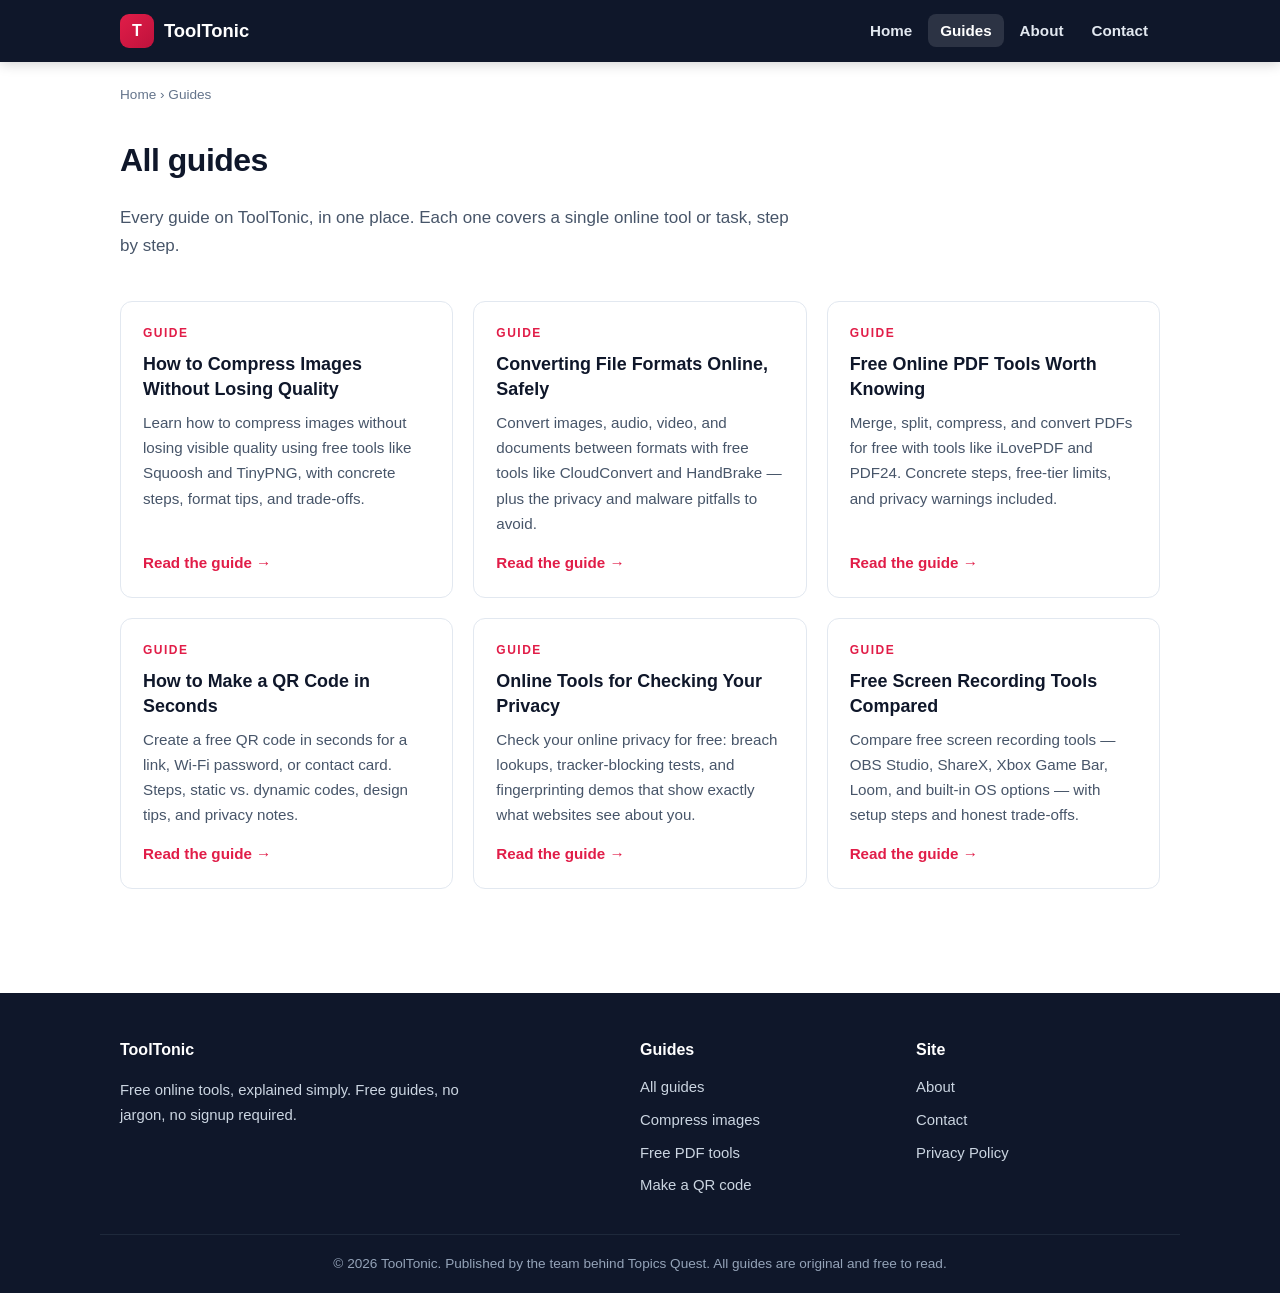
<file: index.html>
<!DOCTYPE html>
<html lang="en">
<head>
<meta charset="UTF-8">
<meta name="viewport" content="width=device-width, initial-scale=1.0">
<title>All Guides | ToolTonic</title>
<meta name="description" content="Browse every ToolTonic guide: image compression, PDF tools, QR codes, file conversion, screen recording, and privacy check tools.">
<link rel="canonical" href="https://tooltonic.onrender.com/guides/">
<meta property="og:type" content="website">
<meta property="og:site_name" content="ToolTonic">
<meta property="og:title" content="All Guides | ToolTonic">
<meta property="og:description" content="Browse every ToolTonic guide: image compression, PDF tools, QR codes, file conversion, screen recording, and privacy check tools.">
<meta property="og:url" content="https://tooltonic.onrender.com/guides/">
<meta name="twitter:card" content="summary">
<link rel="stylesheet" href="/assets/css/style.css">
<link rel="icon" href="data:image/svg+xml,<svg xmlns='http://www.w3.org/2000/svg' viewBox='0 0 100 100'><rect width='100' height='100' rx='22' fill='%23e11d48'/><text x='50' y='68' font-size='52' text-anchor='middle' fill='white' font-family='sans-serif' font-weight='bold'>T</text></svg>">
</head>
<body>
<header class="site-header">
  <div class="header-inner">
    <a class="brand" href="/"><span class="brand-mark">T</span>ToolTonic</a>
    <button class="nav-toggle" aria-label="Toggle navigation" onclick="document.getElementById('mainnav').classList.toggle('open')">☰ Menu</button>
    <nav class="main-nav" id="mainnav" aria-label="Main navigation"><ul><li><a href="/">Home</a></li><li><a href="/guides/" class="active">Guides</a></li><li><a href="/about.html">About</a></li><li><a href="/contact.html">Contact</a></li></ul></nav>
  </div>
</header>
<div class="container page" style="padding-bottom:8px;"><div class="breadcrumb"><a href="/">Home</a> &rsaquo; Guides</div>
<h1>All guides</h1><p style="color:var(--muted);max-width:680px;">Every guide on ToolTonic, in one place. Each one covers a single online tool or task, step by step.</p></div>
<section class="section" style="padding-top:16px;"><div class="container"><div class="grid"><div class="card">
  <div class="kicker">Guide</div>
  <h3><a href="/guides/compress-images-quality.html">How to Compress Images Without Losing Quality</a></h3>
  <p>Learn how to compress images without losing visible quality using free tools like Squoosh and TinyPNG, with concrete steps, format tips, and trade-offs.</p>
  <a class="read" href="/guides/compress-images-quality.html">Read the guide →</a>
</div>
<div class="card">
  <div class="kicker">Guide</div>
  <h3><a href="/guides/convert-file-formats-safely.html">Converting File Formats Online, Safely</a></h3>
  <p>Convert images, audio, video, and documents between formats with free tools like CloudConvert and HandBrake — plus the privacy and malware pitfalls to avoid.</p>
  <a class="read" href="/guides/convert-file-formats-safely.html">Read the guide →</a>
</div>
<div class="card">
  <div class="kicker">Guide</div>
  <h3><a href="/guides/free-online-pdf-tools.html">Free Online PDF Tools Worth Knowing</a></h3>
  <p>Merge, split, compress, and convert PDFs for free with tools like iLovePDF and PDF24. Concrete steps, free-tier limits, and privacy warnings included.</p>
  <a class="read" href="/guides/free-online-pdf-tools.html">Read the guide →</a>
</div>
<div class="card">
  <div class="kicker">Guide</div>
  <h3><a href="/guides/make-qr-code.html">How to Make a QR Code in Seconds</a></h3>
  <p>Create a free QR code in seconds for a link, Wi-Fi password, or contact card. Steps, static vs. dynamic codes, design tips, and privacy notes.</p>
  <a class="read" href="/guides/make-qr-code.html">Read the guide →</a>
</div>
<div class="card">
  <div class="kicker">Guide</div>
  <h3><a href="/guides/online-privacy-check-tools.html">Online Tools for Checking Your Privacy</a></h3>
  <p>Check your online privacy for free: breach lookups, tracker-blocking tests, and fingerprinting demos that show exactly what websites see about you.</p>
  <a class="read" href="/guides/online-privacy-check-tools.html">Read the guide →</a>
</div>
<div class="card">
  <div class="kicker">Guide</div>
  <h3><a href="/guides/screen-recording-tools.html">Free Screen Recording Tools Compared</a></h3>
  <p>Compare free screen recording tools — OBS Studio, ShareX, Xbox Game Bar, Loom, and built-in OS options — with setup steps and honest trade-offs.</p>
  <a class="read" href="/guides/screen-recording-tools.html">Read the guide →</a>
</div></div></div></section><footer class="site-footer">
  <div class="footer-inner">
    <div>
      <h4>ToolTonic</h4>
      <p style="font-size:.93rem;max-width:340px;">Free online tools, explained simply. Free guides, no jargon, no signup required.</p>
    </div>
    <div>
      <h4>Guides</h4>
      <ul>
        <li><a href="/guides/">All guides</a></li>
        <li><a href="/guides/compress-images-quality.html">Compress images</a></li>
        <li><a href="/guides/free-online-pdf-tools.html">Free PDF tools</a></li>
        <li><a href="/guides/make-qr-code.html">Make a QR code</a></li>
      </ul>
    </div>
    <div>
      <h4>Site</h4>
      <ul>
        <li><a href="/about.html">About</a></li>
        <li><a href="/contact.html">Contact</a></li>
        <li><a href="/privacy.html">Privacy Policy</a></li>
      </ul>
    </div>
  </div>
  <div class="footer-bottom">&copy; 2026 ToolTonic. Published by the team behind Topics Quest. All guides are original and free to read.</div>
</footer>
</body>
</html>
</file>
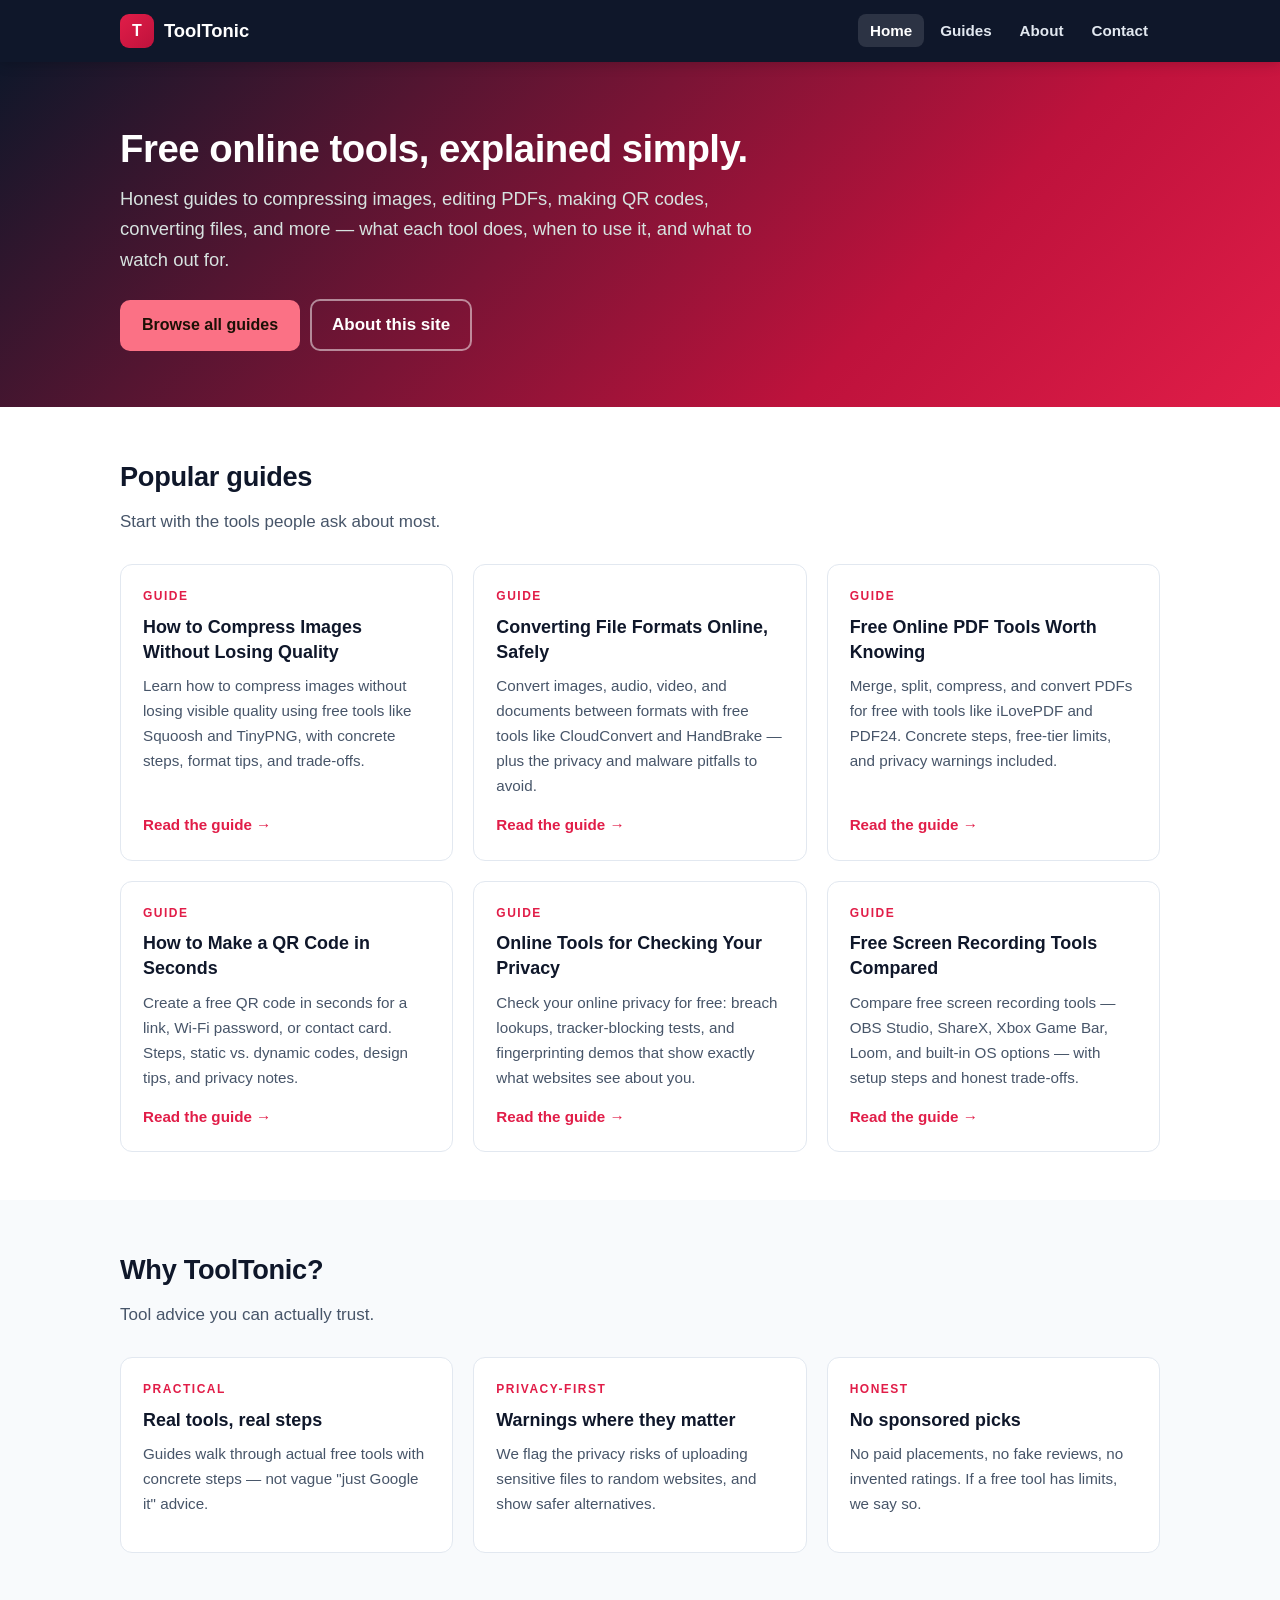
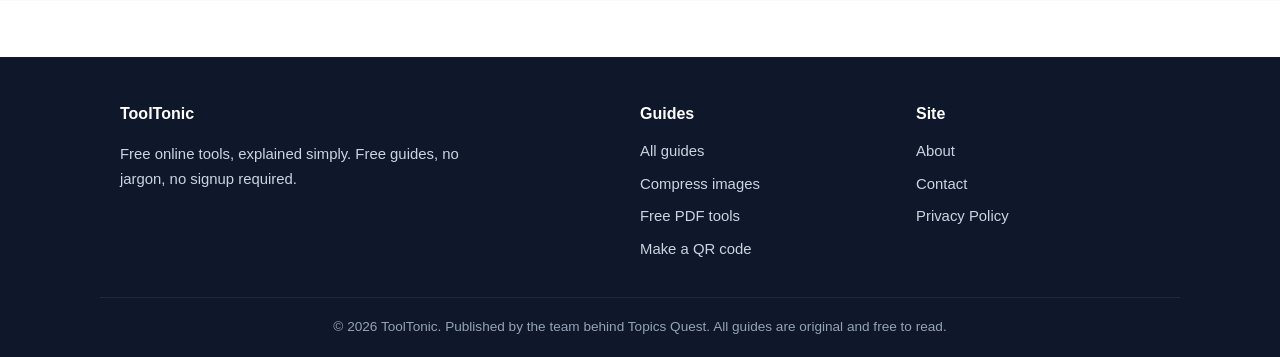
<file: guides/index.html>
<!DOCTYPE html>
<html lang="en">
<head>
<meta charset="UTF-8">
<meta name="viewport" content="width=device-width, initial-scale=1.0">
<title>ToolTonic | Free online tools, explained simply</title>
<meta name="description" content="Free online tools, explained simply. Honest guides to free online tools: image compression, PDF tools, QR codes, file conversion, screen recording, and privacy checks.">
<link rel="canonical" href="https://tooltonic.onrender.com/">
<meta property="og:type" content="website">
<meta property="og:site_name" content="ToolTonic">
<meta property="og:title" content="ToolTonic | Free online tools, explained simply">
<meta property="og:description" content="Free online tools, explained simply. Honest guides to free online tools: image compression, PDF tools, QR codes, file conversion, screen recording, and privacy checks.">
<meta property="og:url" content="https://tooltonic.onrender.com/">
<meta name="twitter:card" content="summary">
<link rel="stylesheet" href="/assets/css/style.css">
<link rel="icon" href="data:image/svg+xml,<svg xmlns='http://www.w3.org/2000/svg' viewBox='0 0 100 100'><rect width='100' height='100' rx='22' fill='%23e11d48'/><text x='50' y='68' font-size='52' text-anchor='middle' fill='white' font-family='sans-serif' font-weight='bold'>T</text></svg>">
</head>
<body>
<header class="site-header">
  <div class="header-inner">
    <a class="brand" href="/"><span class="brand-mark">T</span>ToolTonic</a>
    <button class="nav-toggle" aria-label="Toggle navigation" onclick="document.getElementById('mainnav').classList.toggle('open')">☰ Menu</button>
    <nav class="main-nav" id="mainnav" aria-label="Main navigation"><ul><li><a href="/" class="active">Home</a></li><li><a href="/guides/">Guides</a></li><li><a href="/about.html">About</a></li><li><a href="/contact.html">Contact</a></li></ul></nav>
  </div>
</header>
<section class="hero">
  <div class="container">
    <h1>Free online tools, explained simply.</h1>
    <p class="lead">Honest guides to compressing images, editing PDFs, making QR codes, converting files, and more — what each tool does, when to use it, and what to watch out for.</p>
    <a class="btn" href="/guides/">Browse all guides</a><a class="btn-ghost" href="/about.html">About this site</a>
  </div>
</section>
<section class="section">
  <div class="container">
    <h2>Popular guides</h2>
    <p class="sub">Start with the tools people ask about most.</p>
    <div class="grid"><div class="card">
  <div class="kicker">Guide</div>
  <h3><a href="/guides/compress-images-quality.html">How to Compress Images Without Losing Quality</a></h3>
  <p>Learn how to compress images without losing visible quality using free tools like Squoosh and TinyPNG, with concrete steps, format tips, and trade-offs.</p>
  <a class="read" href="/guides/compress-images-quality.html">Read the guide →</a>
</div>
<div class="card">
  <div class="kicker">Guide</div>
  <h3><a href="/guides/convert-file-formats-safely.html">Converting File Formats Online, Safely</a></h3>
  <p>Convert images, audio, video, and documents between formats with free tools like CloudConvert and HandBrake — plus the privacy and malware pitfalls to avoid.</p>
  <a class="read" href="/guides/convert-file-formats-safely.html">Read the guide →</a>
</div>
<div class="card">
  <div class="kicker">Guide</div>
  <h3><a href="/guides/free-online-pdf-tools.html">Free Online PDF Tools Worth Knowing</a></h3>
  <p>Merge, split, compress, and convert PDFs for free with tools like iLovePDF and PDF24. Concrete steps, free-tier limits, and privacy warnings included.</p>
  <a class="read" href="/guides/free-online-pdf-tools.html">Read the guide →</a>
</div>
<div class="card">
  <div class="kicker">Guide</div>
  <h3><a href="/guides/make-qr-code.html">How to Make a QR Code in Seconds</a></h3>
  <p>Create a free QR code in seconds for a link, Wi-Fi password, or contact card. Steps, static vs. dynamic codes, design tips, and privacy notes.</p>
  <a class="read" href="/guides/make-qr-code.html">Read the guide →</a>
</div>
<div class="card">
  <div class="kicker">Guide</div>
  <h3><a href="/guides/online-privacy-check-tools.html">Online Tools for Checking Your Privacy</a></h3>
  <p>Check your online privacy for free: breach lookups, tracker-blocking tests, and fingerprinting demos that show exactly what websites see about you.</p>
  <a class="read" href="/guides/online-privacy-check-tools.html">Read the guide →</a>
</div>
<div class="card">
  <div class="kicker">Guide</div>
  <h3><a href="/guides/screen-recording-tools.html">Free Screen Recording Tools Compared</a></h3>
  <p>Compare free screen recording tools — OBS Studio, ShareX, Xbox Game Bar, Loom, and built-in OS options — with setup steps and honest trade-offs.</p>
  <a class="read" href="/guides/screen-recording-tools.html">Read the guide →</a>
</div></div>
  </div>
</section>
<section class="section alt">
  <div class="container">
    <h2>Why ToolTonic?</h2>
    <p class="sub">Tool advice you can actually trust.</p>
    <div class="grid">
      <div class="card"><div class="kicker">Practical</div><h3>Real tools, real steps</h3><p>Guides walk through actual free tools with concrete steps — not vague "just Google it" advice.</p></div>
      <div class="card"><div class="kicker">Privacy-first</div><h3>Warnings where they matter</h3><p>We flag the privacy risks of uploading sensitive files to random websites, and show safer alternatives.</p></div>
      <div class="card"><div class="kicker">Honest</div><h3>No sponsored picks</h3><p>No paid placements, no fake reviews, no invented ratings. If a free tool has limits, we say so.</p></div>
    </div>
  </div>
</section>
<footer class="site-footer">
  <div class="footer-inner">
    <div>
      <h4>ToolTonic</h4>
      <p style="font-size:.93rem;max-width:340px;">Free online tools, explained simply. Free guides, no jargon, no signup required.</p>
    </div>
    <div>
      <h4>Guides</h4>
      <ul>
        <li><a href="/guides/">All guides</a></li>
        <li><a href="/guides/compress-images-quality.html">Compress images</a></li>
        <li><a href="/guides/free-online-pdf-tools.html">Free PDF tools</a></li>
        <li><a href="/guides/make-qr-code.html">Make a QR code</a></li>
      </ul>
    </div>
    <div>
      <h4>Site</h4>
      <ul>
        <li><a href="/about.html">About</a></li>
        <li><a href="/contact.html">Contact</a></li>
        <li><a href="/privacy.html">Privacy Policy</a></li>
      </ul>
    </div>
  </div>
  <div class="footer-bottom">&copy; 2026 ToolTonic. Published by the team behind Topics Quest. All guides are original and free to read.</div>
</footer>
</body>
</html>
</file>
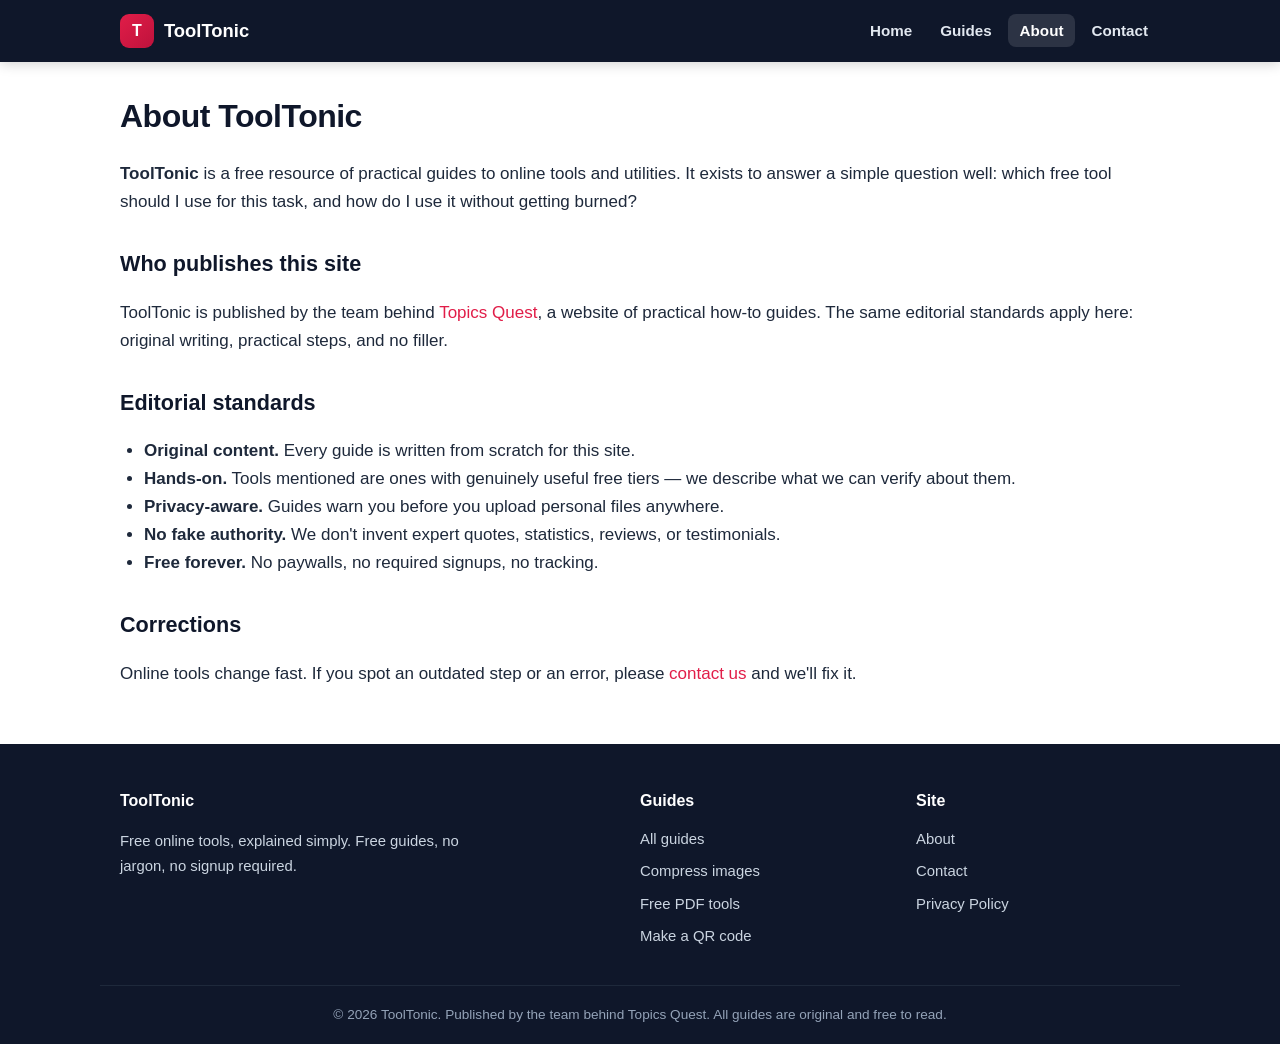
<file: about.html>
<!DOCTYPE html>
<html lang="en">
<head>
<meta charset="UTF-8">
<meta name="viewport" content="width=device-width, initial-scale=1.0">
<title>About | ToolTonic</title>
<meta name="description" content="About ToolTonic: a free resource of honest online-tool guides published by the team behind Topics Quest.">
<link rel="canonical" href="https://tooltonic.onrender.com/about.html">
<meta property="og:type" content="website">
<meta property="og:site_name" content="ToolTonic">
<meta property="og:title" content="About | ToolTonic">
<meta property="og:description" content="About ToolTonic: a free resource of honest online-tool guides published by the team behind Topics Quest.">
<meta property="og:url" content="https://tooltonic.onrender.com/about.html">
<meta name="twitter:card" content="summary">
<link rel="stylesheet" href="/assets/css/style.css">
<link rel="icon" href="data:image/svg+xml,<svg xmlns='http://www.w3.org/2000/svg' viewBox='0 0 100 100'><rect width='100' height='100' rx='22' fill='%23e11d48'/><text x='50' y='68' font-size='52' text-anchor='middle' fill='white' font-family='sans-serif' font-weight='bold'>T</text></svg>">
</head>
<body>
<header class="site-header">
  <div class="header-inner">
    <a class="brand" href="/"><span class="brand-mark">T</span>ToolTonic</a>
    <button class="nav-toggle" aria-label="Toggle navigation" onclick="document.getElementById('mainnav').classList.toggle('open')">☰ Menu</button>
    <nav class="main-nav" id="mainnav" aria-label="Main navigation"><ul><li><a href="/">Home</a></li><li><a href="/guides/">Guides</a></li><li><a href="/about.html" class="active">About</a></li><li><a href="/contact.html">Contact</a></li></ul></nav>
  </div>
</header>
<div class="container page">
<h1>About ToolTonic</h1>
<p><strong>ToolTonic</strong> is a free resource of practical guides to online tools and utilities. It exists to answer a simple question well: which free tool should I use for this task, and how do I use it without getting burned?</p>
<h2>Who publishes this site</h2>
<p>ToolTonic is published by the team behind <a href="https://topicsquest.com/">Topics Quest</a>, a website of practical how-to guides. The same editorial standards apply here: original writing, practical steps, and no filler.</p>
<h2>Editorial standards</h2>
<ul>
<li><strong>Original content.</strong> Every guide is written from scratch for this site.</li>
<li><strong>Hands-on.</strong> Tools mentioned are ones with genuinely useful free tiers — we describe what we can verify about them.</li>
<li><strong>Privacy-aware.</strong> Guides warn you before you upload personal files anywhere.</li>
<li><strong>No fake authority.</strong> We don't invent expert quotes, statistics, reviews, or testimonials.</li>
<li><strong>Free forever.</strong> No paywalls, no required signups, no tracking.</li>
</ul>
<h2>Corrections</h2>
<p>Online tools change fast. If you spot an outdated step or an error, please <a href="/contact.html">contact us</a> and we'll fix it.</p>
</div>
<footer class="site-footer">
  <div class="footer-inner">
    <div>
      <h4>ToolTonic</h4>
      <p style="font-size:.93rem;max-width:340px;">Free online tools, explained simply. Free guides, no jargon, no signup required.</p>
    </div>
    <div>
      <h4>Guides</h4>
      <ul>
        <li><a href="/guides/">All guides</a></li>
        <li><a href="/guides/compress-images-quality.html">Compress images</a></li>
        <li><a href="/guides/free-online-pdf-tools.html">Free PDF tools</a></li>
        <li><a href="/guides/make-qr-code.html">Make a QR code</a></li>
      </ul>
    </div>
    <div>
      <h4>Site</h4>
      <ul>
        <li><a href="/about.html">About</a></li>
        <li><a href="/contact.html">Contact</a></li>
        <li><a href="/privacy.html">Privacy Policy</a></li>
      </ul>
    </div>
  </div>
  <div class="footer-bottom">&copy; 2026 ToolTonic. Published by the team behind Topics Quest. All guides are original and free to read.</div>
</footer>
</body>
</html>
</file>
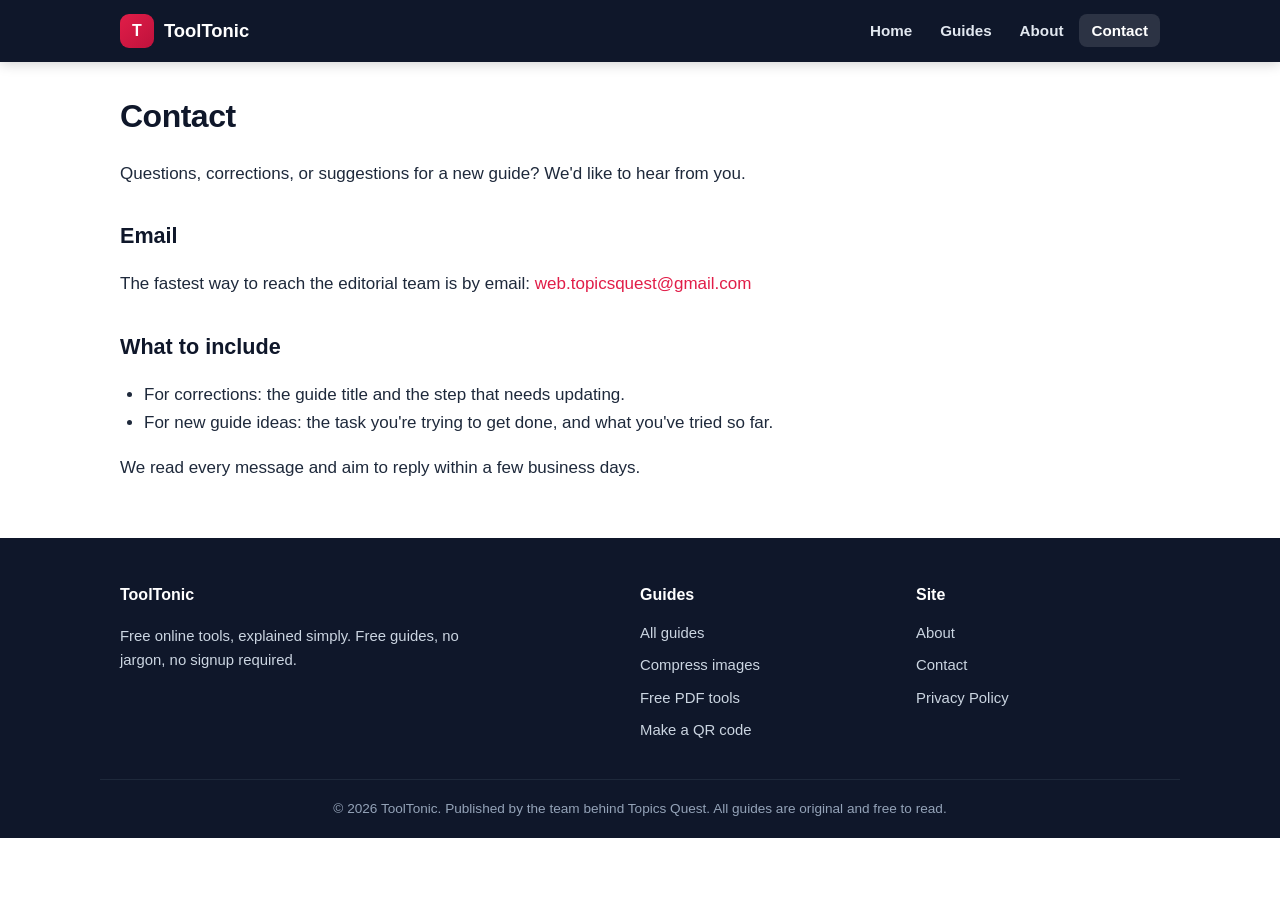
<file: contact.html>
<!DOCTYPE html>
<html lang="en">
<head>
<meta charset="UTF-8">
<meta name="viewport" content="width=device-width, initial-scale=1.0">
<title>Contact | ToolTonic</title>
<meta name="description" content="Contact the ToolTonic editorial team with corrections, questions, or guide suggestions.">
<link rel="canonical" href="https://tooltonic.onrender.com/contact.html">
<meta property="og:type" content="website">
<meta property="og:site_name" content="ToolTonic">
<meta property="og:title" content="Contact | ToolTonic">
<meta property="og:description" content="Contact the ToolTonic editorial team with corrections, questions, or guide suggestions.">
<meta property="og:url" content="https://tooltonic.onrender.com/contact.html">
<meta name="twitter:card" content="summary">
<link rel="stylesheet" href="/assets/css/style.css">
<link rel="icon" href="data:image/svg+xml,<svg xmlns='http://www.w3.org/2000/svg' viewBox='0 0 100 100'><rect width='100' height='100' rx='22' fill='%23e11d48'/><text x='50' y='68' font-size='52' text-anchor='middle' fill='white' font-family='sans-serif' font-weight='bold'>T</text></svg>">
</head>
<body>
<header class="site-header">
  <div class="header-inner">
    <a class="brand" href="/"><span class="brand-mark">T</span>ToolTonic</a>
    <button class="nav-toggle" aria-label="Toggle navigation" onclick="document.getElementById('mainnav').classList.toggle('open')">☰ Menu</button>
    <nav class="main-nav" id="mainnav" aria-label="Main navigation"><ul><li><a href="/">Home</a></li><li><a href="/guides/">Guides</a></li><li><a href="/about.html">About</a></li><li><a href="/contact.html" class="active">Contact</a></li></ul></nav>
  </div>
</header>
<div class="container page">
<h1>Contact</h1>
<p>Questions, corrections, or suggestions for a new guide? We'd like to hear from you.</p>
<h2>Email</h2>
<p>The fastest way to reach the editorial team is by email: <a href="mailto:web.topicsquest@gmail.com">web.topicsquest@gmail.com</a></p>
<h2>What to include</h2>
<ul>
<li>For corrections: the guide title and the step that needs updating.</li>
<li>For new guide ideas: the task you're trying to get done, and what you've tried so far.</li>
</ul>
<p>We read every message and aim to reply within a few business days.</p>
</div>
<footer class="site-footer">
  <div class="footer-inner">
    <div>
      <h4>ToolTonic</h4>
      <p style="font-size:.93rem;max-width:340px;">Free online tools, explained simply. Free guides, no jargon, no signup required.</p>
    </div>
    <div>
      <h4>Guides</h4>
      <ul>
        <li><a href="/guides/">All guides</a></li>
        <li><a href="/guides/compress-images-quality.html">Compress images</a></li>
        <li><a href="/guides/free-online-pdf-tools.html">Free PDF tools</a></li>
        <li><a href="/guides/make-qr-code.html">Make a QR code</a></li>
      </ul>
    </div>
    <div>
      <h4>Site</h4>
      <ul>
        <li><a href="/about.html">About</a></li>
        <li><a href="/contact.html">Contact</a></li>
        <li><a href="/privacy.html">Privacy Policy</a></li>
      </ul>
    </div>
  </div>
  <div class="footer-bottom">&copy; 2026 ToolTonic. Published by the team behind Topics Quest. All guides are original and free to read.</div>
</footer>
</body>
</html>
</file>
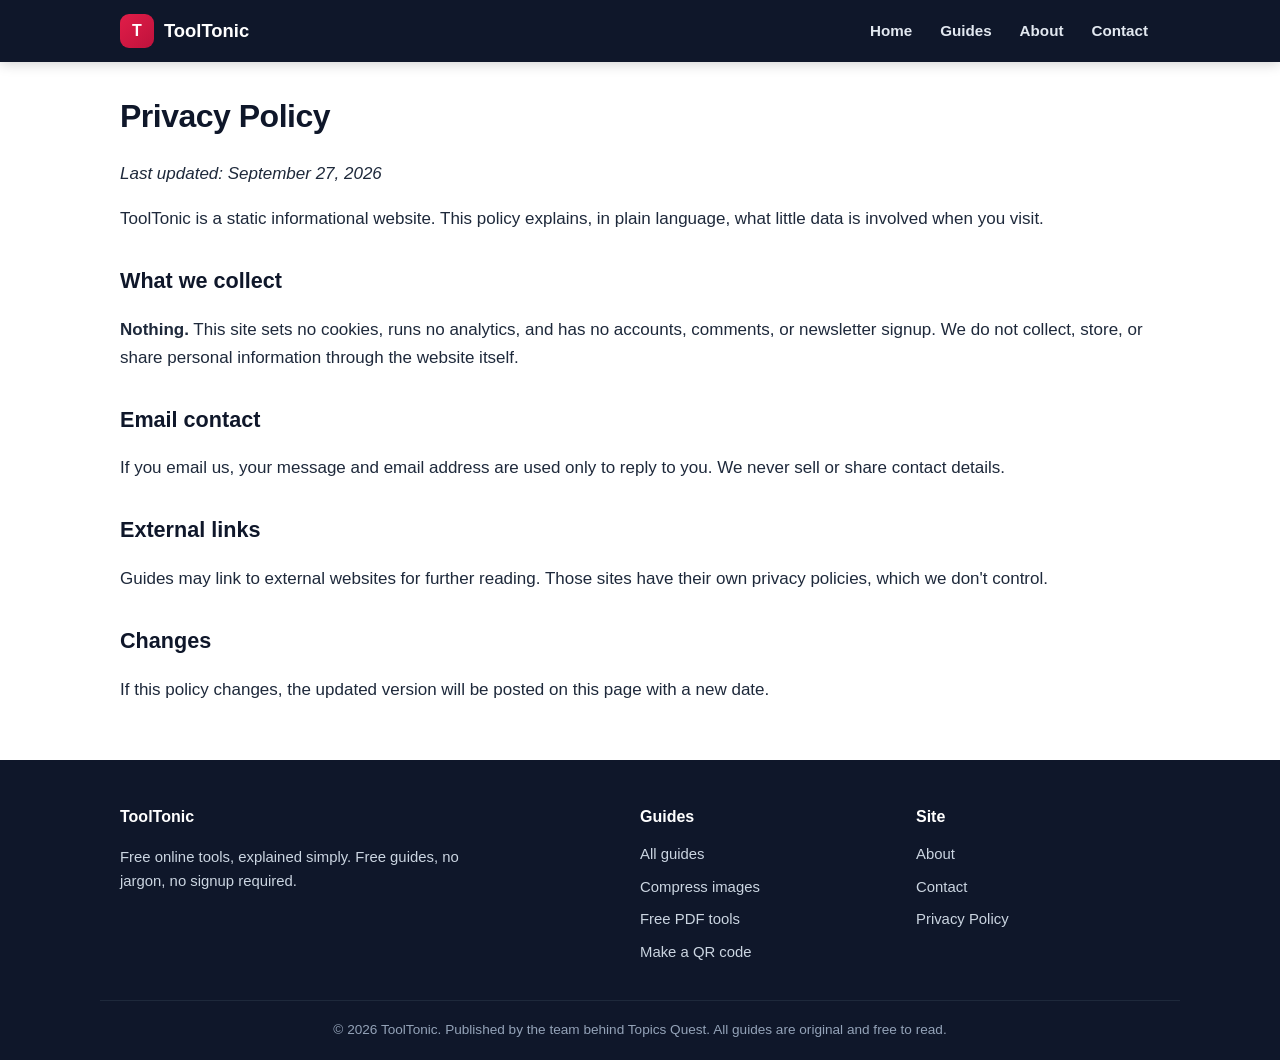
<file: privacy.html>
<!DOCTYPE html>
<html lang="en">
<head>
<meta charset="UTF-8">
<meta name="viewport" content="width=device-width, initial-scale=1.0">
<title>Privacy Policy | ToolTonic</title>
<meta name="description" content="Privacy policy for ToolTonic: no cookies, no analytics, no tracking.">
<link rel="canonical" href="https://tooltonic.onrender.com/privacy.html">
<meta property="og:type" content="website">
<meta property="og:site_name" content="ToolTonic">
<meta property="og:title" content="Privacy Policy | ToolTonic">
<meta property="og:description" content="Privacy policy for ToolTonic: no cookies, no analytics, no tracking.">
<meta property="og:url" content="https://tooltonic.onrender.com/privacy.html">
<meta name="twitter:card" content="summary">
<link rel="stylesheet" href="/assets/css/style.css">
<link rel="icon" href="data:image/svg+xml,<svg xmlns='http://www.w3.org/2000/svg' viewBox='0 0 100 100'><rect width='100' height='100' rx='22' fill='%23e11d48'/><text x='50' y='68' font-size='52' text-anchor='middle' fill='white' font-family='sans-serif' font-weight='bold'>T</text></svg>">
</head>
<body>
<header class="site-header">
  <div class="header-inner">
    <a class="brand" href="/"><span class="brand-mark">T</span>ToolTonic</a>
    <button class="nav-toggle" aria-label="Toggle navigation" onclick="document.getElementById('mainnav').classList.toggle('open')">☰ Menu</button>
    <nav class="main-nav" id="mainnav" aria-label="Main navigation"><ul><li><a href="/">Home</a></li><li><a href="/guides/">Guides</a></li><li><a href="/about.html">About</a></li><li><a href="/contact.html">Contact</a></li></ul></nav>
  </div>
</header>
<div class="container page">
<h1>Privacy Policy</h1>
<p><em>Last updated: September 27, 2026</em></p>
<p>ToolTonic is a static informational website. This policy explains, in plain language, what little data is involved when you visit.</p>
<h2>What we collect</h2>
<p><strong>Nothing.</strong> This site sets no cookies, runs no analytics, and has no accounts, comments, or newsletter signup. We do not collect, store, or share personal information through the website itself.</p>
<h2>Email contact</h2>
<p>If you email us, your message and email address are used only to reply to you. We never sell or share contact details.</p>
<h2>External links</h2>
<p>Guides may link to external websites for further reading. Those sites have their own privacy policies, which we don't control.</p>
<h2>Changes</h2>
<p>If this policy changes, the updated version will be posted on this page with a new date.</p>
</div>
<footer class="site-footer">
  <div class="footer-inner">
    <div>
      <h4>ToolTonic</h4>
      <p style="font-size:.93rem;max-width:340px;">Free online tools, explained simply. Free guides, no jargon, no signup required.</p>
    </div>
    <div>
      <h4>Guides</h4>
      <ul>
        <li><a href="/guides/">All guides</a></li>
        <li><a href="/guides/compress-images-quality.html">Compress images</a></li>
        <li><a href="/guides/free-online-pdf-tools.html">Free PDF tools</a></li>
        <li><a href="/guides/make-qr-code.html">Make a QR code</a></li>
      </ul>
    </div>
    <div>
      <h4>Site</h4>
      <ul>
        <li><a href="/about.html">About</a></li>
        <li><a href="/contact.html">Contact</a></li>
        <li><a href="/privacy.html">Privacy Policy</a></li>
      </ul>
    </div>
  </div>
  <div class="footer-bottom">&copy; 2026 ToolTonic. Published by the team behind Topics Quest. All guides are original and free to read.</div>
</footer>
</body>
</html>
</file>
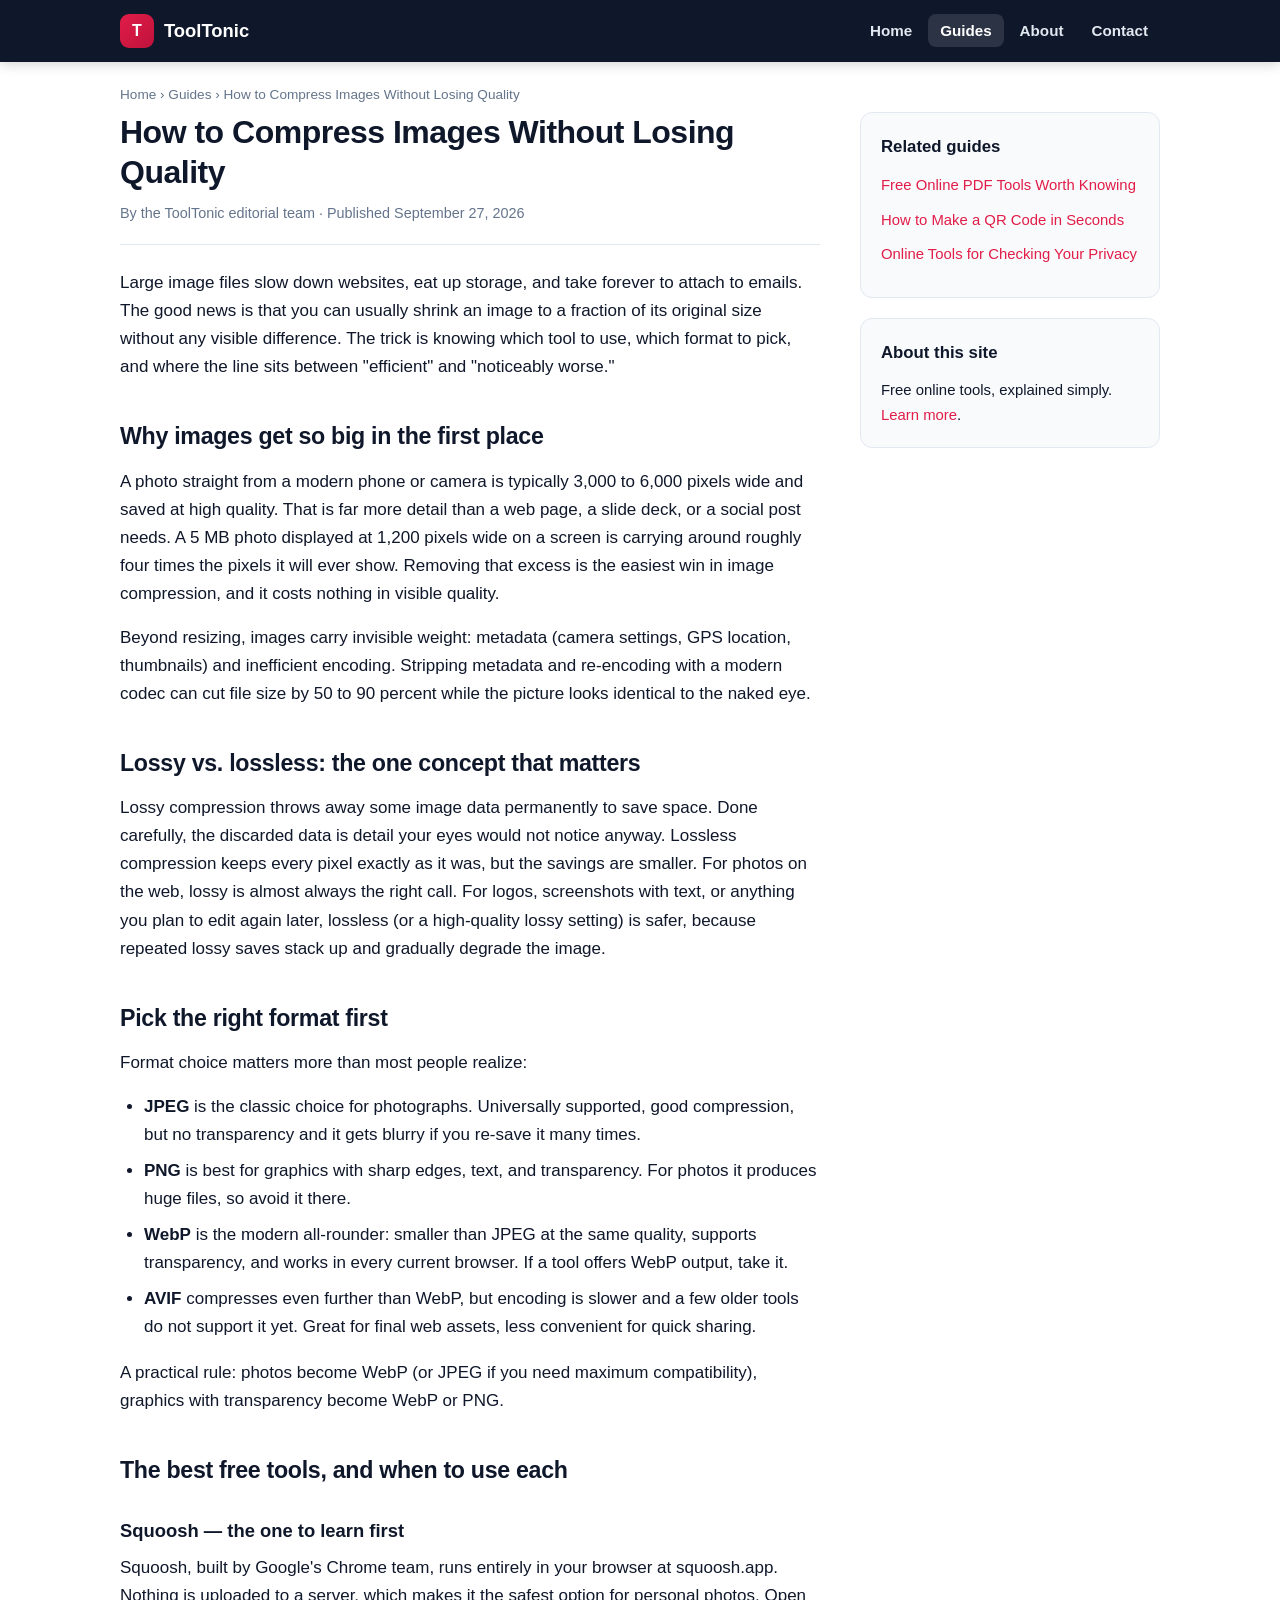
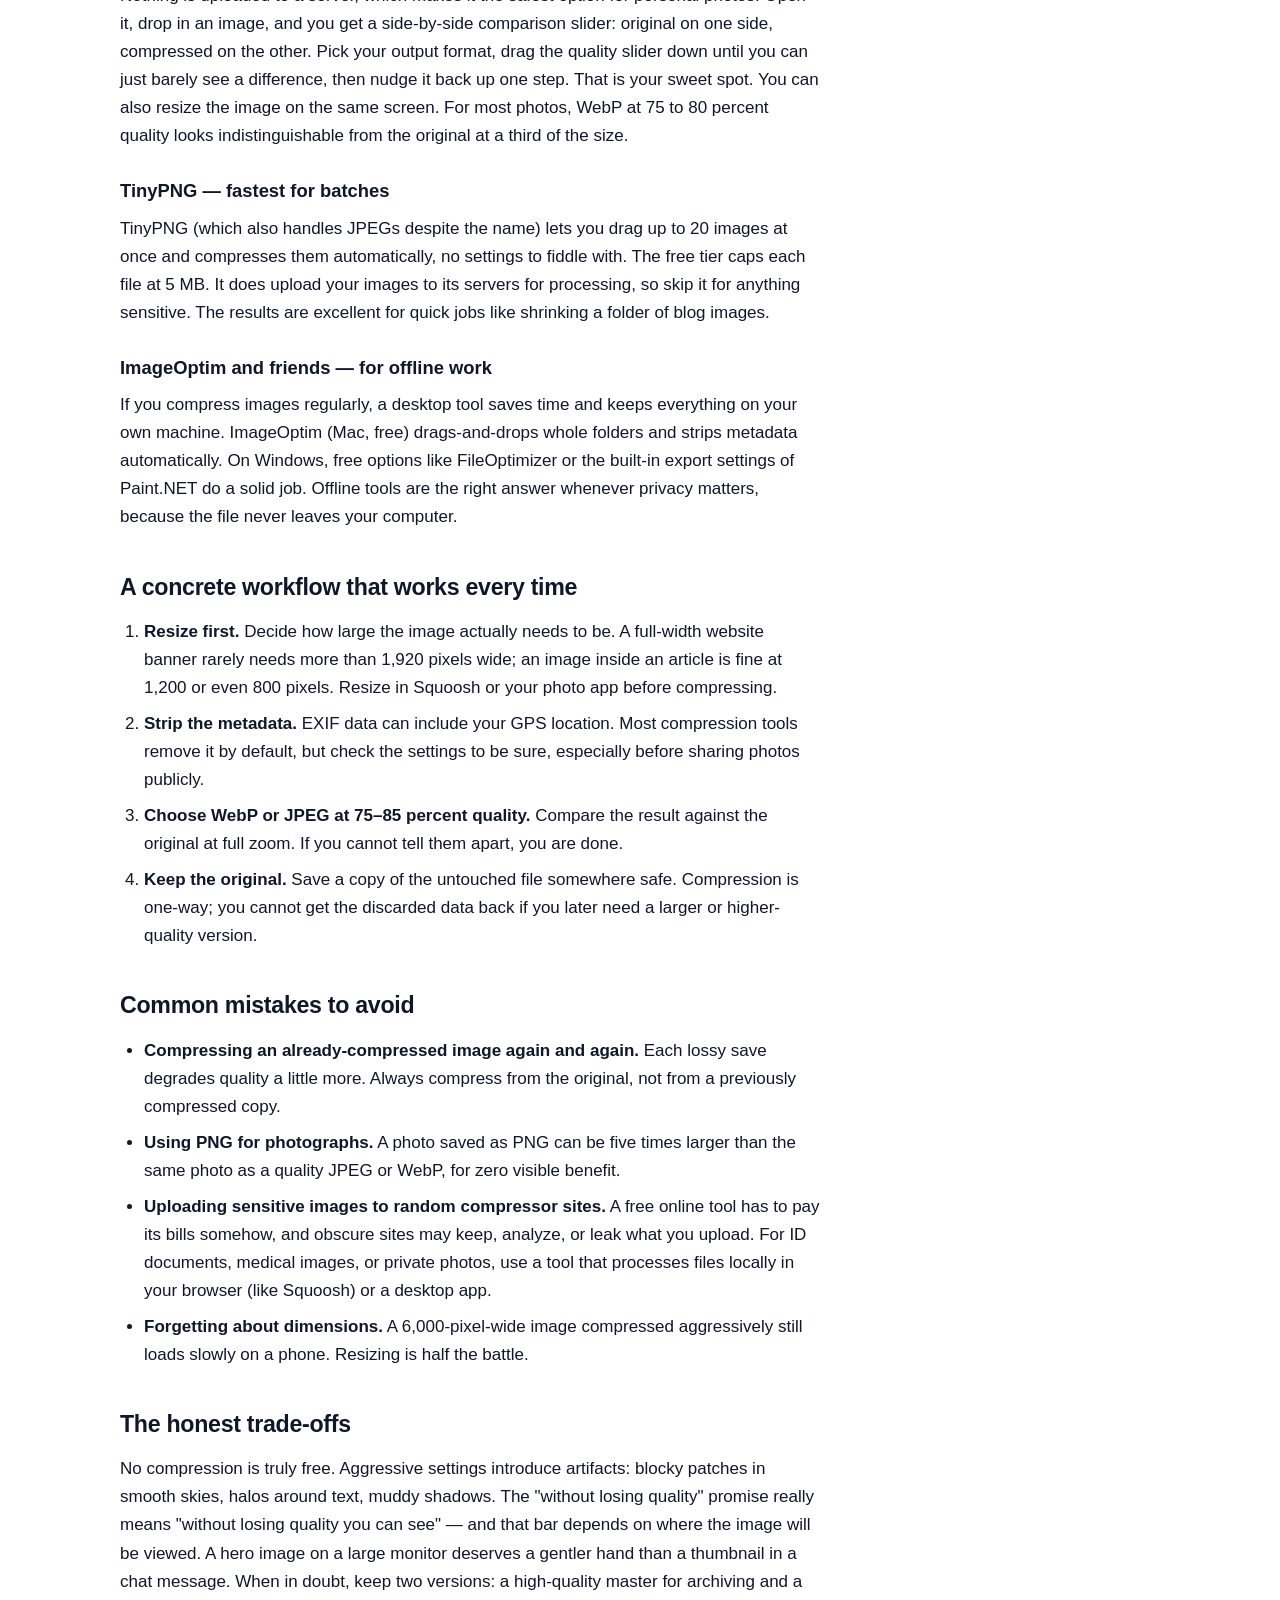
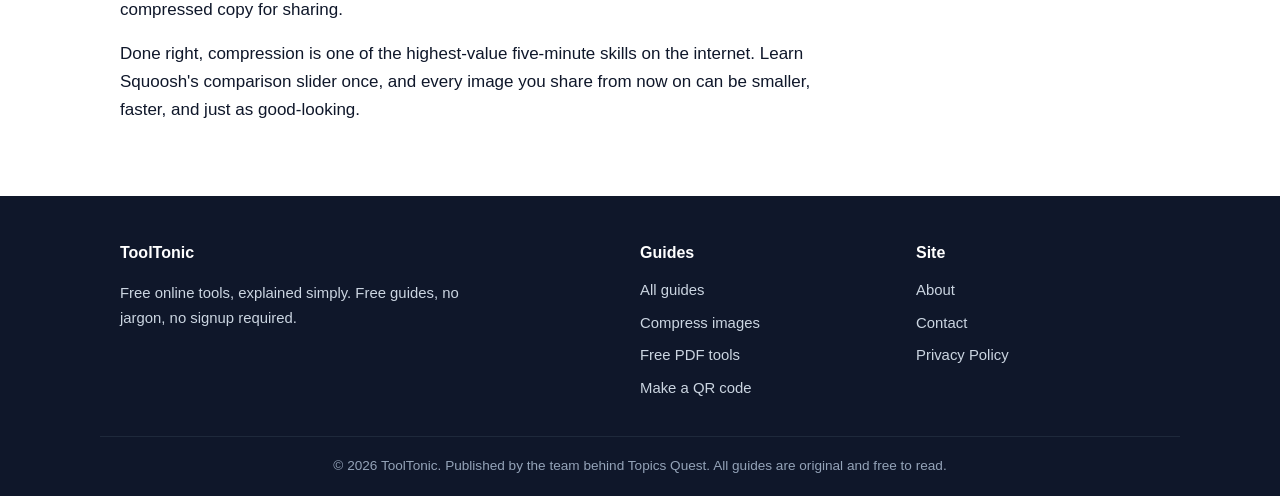
<file: guides/compress-images-quality.html>
<!DOCTYPE html>
<html lang="en">
<head>
<meta charset="UTF-8">
<meta name="viewport" content="width=device-width, initial-scale=1.0">
<title>How to Compress Images Without Losing Quality | ToolTonic</title>
<meta name="description" content="Learn how to compress images without losing visible quality using free tools like Squoosh and TinyPNG, with concrete steps, format tips, and trade-offs.">
<link rel="canonical" href="https://tooltonic.onrender.com/guides/compress-images-quality.html">
<meta property="og:type" content="article">
<meta property="og:site_name" content="ToolTonic">
<meta property="og:title" content="How to Compress Images Without Losing Quality | ToolTonic">
<meta property="og:description" content="Learn how to compress images without losing visible quality using free tools like Squoosh and TinyPNG, with concrete steps, format tips, and trade-offs.">
<meta property="og:url" content="https://tooltonic.onrender.com/guides/compress-images-quality.html">
<meta name="twitter:card" content="summary">
<link rel="stylesheet" href="/assets/css/style.css">
<link rel="icon" href="data:image/svg+xml,<svg xmlns='http://www.w3.org/2000/svg' viewBox='0 0 100 100'><rect width='100' height='100' rx='22' fill='%23e11d48'/><text x='50' y='68' font-size='52' text-anchor='middle' fill='white' font-family='sans-serif' font-weight='bold'>T</text></svg>">
</head>
<body>
<header class="site-header">
  <div class="header-inner">
    <a class="brand" href="/"><span class="brand-mark">T</span>ToolTonic</a>
    <button class="nav-toggle" aria-label="Toggle navigation" onclick="document.getElementById('mainnav').classList.toggle('open')">☰ Menu</button>
    <nav class="main-nav" id="mainnav" aria-label="Main navigation"><ul><li><a href="/">Home</a></li><li><a href="/guides/" class="active">Guides</a></li><li><a href="/about.html">About</a></li><li><a href="/contact.html">Contact</a></li></ul></nav>
  </div>
</header>
<div class="container"><div class="breadcrumb"><a href="/">Home</a> &rsaquo; <a href="/guides/">Guides</a> &rsaquo; How to Compress Images Without Losing Quality</div>
<div class="article-wrap"><article class="guide">
<h1>How to Compress Images Without Losing Quality</h1>
<div class="byline">By the ToolTonic editorial team &middot; Published September 27, 2026</div>
<p>Large image files slow down websites, eat up storage, and take forever to attach to emails. The good news is that you can usually shrink an image to a fraction of its original size without any visible difference. The trick is knowing which tool to use, which format to pick, and where the line sits between "efficient" and "noticeably worse."</p>
<h2>Why images get so big in the first place</h2>
<p>A photo straight from a modern phone or camera is typically 3,000 to 6,000 pixels wide and saved at high quality. That is far more detail than a web page, a slide deck, or a social post needs. A 5 MB photo displayed at 1,200 pixels wide on a screen is carrying around roughly four times the pixels it will ever show. Removing that excess is the easiest win in image compression, and it costs nothing in visible quality.</p>
<p>Beyond resizing, images carry invisible weight: metadata (camera settings, GPS location, thumbnails) and inefficient encoding. Stripping metadata and re-encoding with a modern codec can cut file size by 50 to 90 percent while the picture looks identical to the naked eye.</p>
<h2>Lossy vs. lossless: the one concept that matters</h2>
<p>Lossy compression throws away some image data permanently to save space. Done carefully, the discarded data is detail your eyes would not notice anyway. Lossless compression keeps every pixel exactly as it was, but the savings are smaller. For photos on the web, lossy is almost always the right call. For logos, screenshots with text, or anything you plan to edit again later, lossless (or a high-quality lossy setting) is safer, because repeated lossy saves stack up and gradually degrade the image.</p>
<h2>Pick the right format first</h2>
<p>Format choice matters more than most people realize:</p>
<ul>
<li><strong>JPEG</strong> is the classic choice for photographs. Universally supported, good compression, but no transparency and it gets blurry if you re-save it many times.</li>
<li><strong>PNG</strong> is best for graphics with sharp edges, text, and transparency. For photos it produces huge files, so avoid it there.</li>
<li><strong>WebP</strong> is the modern all-rounder: smaller than JPEG at the same quality, supports transparency, and works in every current browser. If a tool offers WebP output, take it.</li>
<li><strong>AVIF</strong> compresses even further than WebP, but encoding is slower and a few older tools do not support it yet. Great for final web assets, less convenient for quick sharing.</li>
</ul>
<p>A practical rule: photos become WebP (or JPEG if you need maximum compatibility), graphics with transparency become WebP or PNG.</p>
<h2>The best free tools, and when to use each</h2>
<h3>Squoosh — the one to learn first</h3>
<p>Squoosh, built by Google's Chrome team, runs entirely in your browser at squoosh.app. Nothing is uploaded to a server, which makes it the safest option for personal photos. Open it, drop in an image, and you get a side-by-side comparison slider: original on one side, compressed on the other. Pick your output format, drag the quality slider down until you can just barely see a difference, then nudge it back up one step. That is your sweet spot. You can also resize the image on the same screen. For most photos, WebP at 75 to 80 percent quality looks indistinguishable from the original at a third of the size.</p>
<h3>TinyPNG — fastest for batches</h3>
<p>TinyPNG (which also handles JPEGs despite the name) lets you drag up to 20 images at once and compresses them automatically, no settings to fiddle with. The free tier caps each file at 5 MB. It does upload your images to its servers for processing, so skip it for anything sensitive. The results are excellent for quick jobs like shrinking a folder of blog images.</p>
<h3>ImageOptim and friends — for offline work</h3>
<p>If you compress images regularly, a desktop tool saves time and keeps everything on your own machine. ImageOptim (Mac, free) drags-and-drops whole folders and strips metadata automatically. On Windows, free options like FileOptimizer or the built-in export settings of Paint.NET do a solid job. Offline tools are the right answer whenever privacy matters, because the file never leaves your computer.</p>
<h2>A concrete workflow that works every time</h2>
<ol>
<li><strong>Resize first.</strong> Decide how large the image actually needs to be. A full-width website banner rarely needs more than 1,920 pixels wide; an image inside an article is fine at 1,200 or even 800 pixels. Resize in Squoosh or your photo app before compressing.</li>
<li><strong>Strip the metadata.</strong> EXIF data can include your GPS location. Most compression tools remove it by default, but check the settings to be sure, especially before sharing photos publicly.</li>
<li><strong>Choose WebP or JPEG at 75–85 percent quality.</strong> Compare the result against the original at full zoom. If you cannot tell them apart, you are done.</li>
<li><strong>Keep the original.</strong> Save a copy of the untouched file somewhere safe. Compression is one-way; you cannot get the discarded data back if you later need a larger or higher-quality version.</li>
</ol>
<h2>Common mistakes to avoid</h2>
<ul>
<li><strong>Compressing an already-compressed image again and again.</strong> Each lossy save degrades quality a little more. Always compress from the original, not from a previously compressed copy.</li>
<li><strong>Using PNG for photographs.</strong> A photo saved as PNG can be five times larger than the same photo as a quality JPEG or WebP, for zero visible benefit.</li>
<li><strong>Uploading sensitive images to random compressor sites.</strong> A free online tool has to pay its bills somehow, and obscure sites may keep, analyze, or leak what you upload. For ID documents, medical images, or private photos, use a tool that processes files locally in your browser (like Squoosh) or a desktop app.</li>
<li><strong>Forgetting about dimensions.</strong> A 6,000-pixel-wide image compressed aggressively still loads slowly on a phone. Resizing is half the battle.</li>
</ul>
<h2>The honest trade-offs</h2>
<p>No compression is truly free. Aggressive settings introduce artifacts: blocky patches in smooth skies, halos around text, muddy shadows. The "without losing quality" promise really means "without losing quality you can see" — and that bar depends on where the image will be viewed. A hero image on a large monitor deserves a gentler hand than a thumbnail in a chat message. When in doubt, keep two versions: a high-quality master for archiving and a compressed copy for sharing.</p>
<p>Done right, compression is one of the highest-value five-minute skills on the internet. Learn Squoosh's comparison slider once, and every image you share from now on can be smaller, faster, and just as good-looking.</p>
</article>
<aside class="sidebar"><div class="side-box"><h3>Related guides</h3><ul><li><a href="/guides/free-online-pdf-tools.html">Free Online PDF Tools Worth Knowing</a></li><li><a href="/guides/make-qr-code.html">How to Make a QR Code in Seconds</a></li><li><a href="/guides/online-privacy-check-tools.html">Online Tools for Checking Your Privacy</a></li></ul></div>
<div class="side-box"><h3>About this site</h3><p style="font-size:.93rem;margin:0;">Free online tools, explained simply. <a href="/about.html">Learn more</a>.</p></div></aside>
</div></div><footer class="site-footer">
  <div class="footer-inner">
    <div>
      <h4>ToolTonic</h4>
      <p style="font-size:.93rem;max-width:340px;">Free online tools, explained simply. Free guides, no jargon, no signup required.</p>
    </div>
    <div>
      <h4>Guides</h4>
      <ul>
        <li><a href="/guides/">All guides</a></li>
        <li><a href="/guides/compress-images-quality.html">Compress images</a></li>
        <li><a href="/guides/free-online-pdf-tools.html">Free PDF tools</a></li>
        <li><a href="/guides/make-qr-code.html">Make a QR code</a></li>
      </ul>
    </div>
    <div>
      <h4>Site</h4>
      <ul>
        <li><a href="/about.html">About</a></li>
        <li><a href="/contact.html">Contact</a></li>
        <li><a href="/privacy.html">Privacy Policy</a></li>
      </ul>
    </div>
  </div>
  <div class="footer-bottom">&copy; 2026 ToolTonic. Published by the team behind Topics Quest. All guides are original and free to read.</div>
</footer>
</body>
</html>
</file>
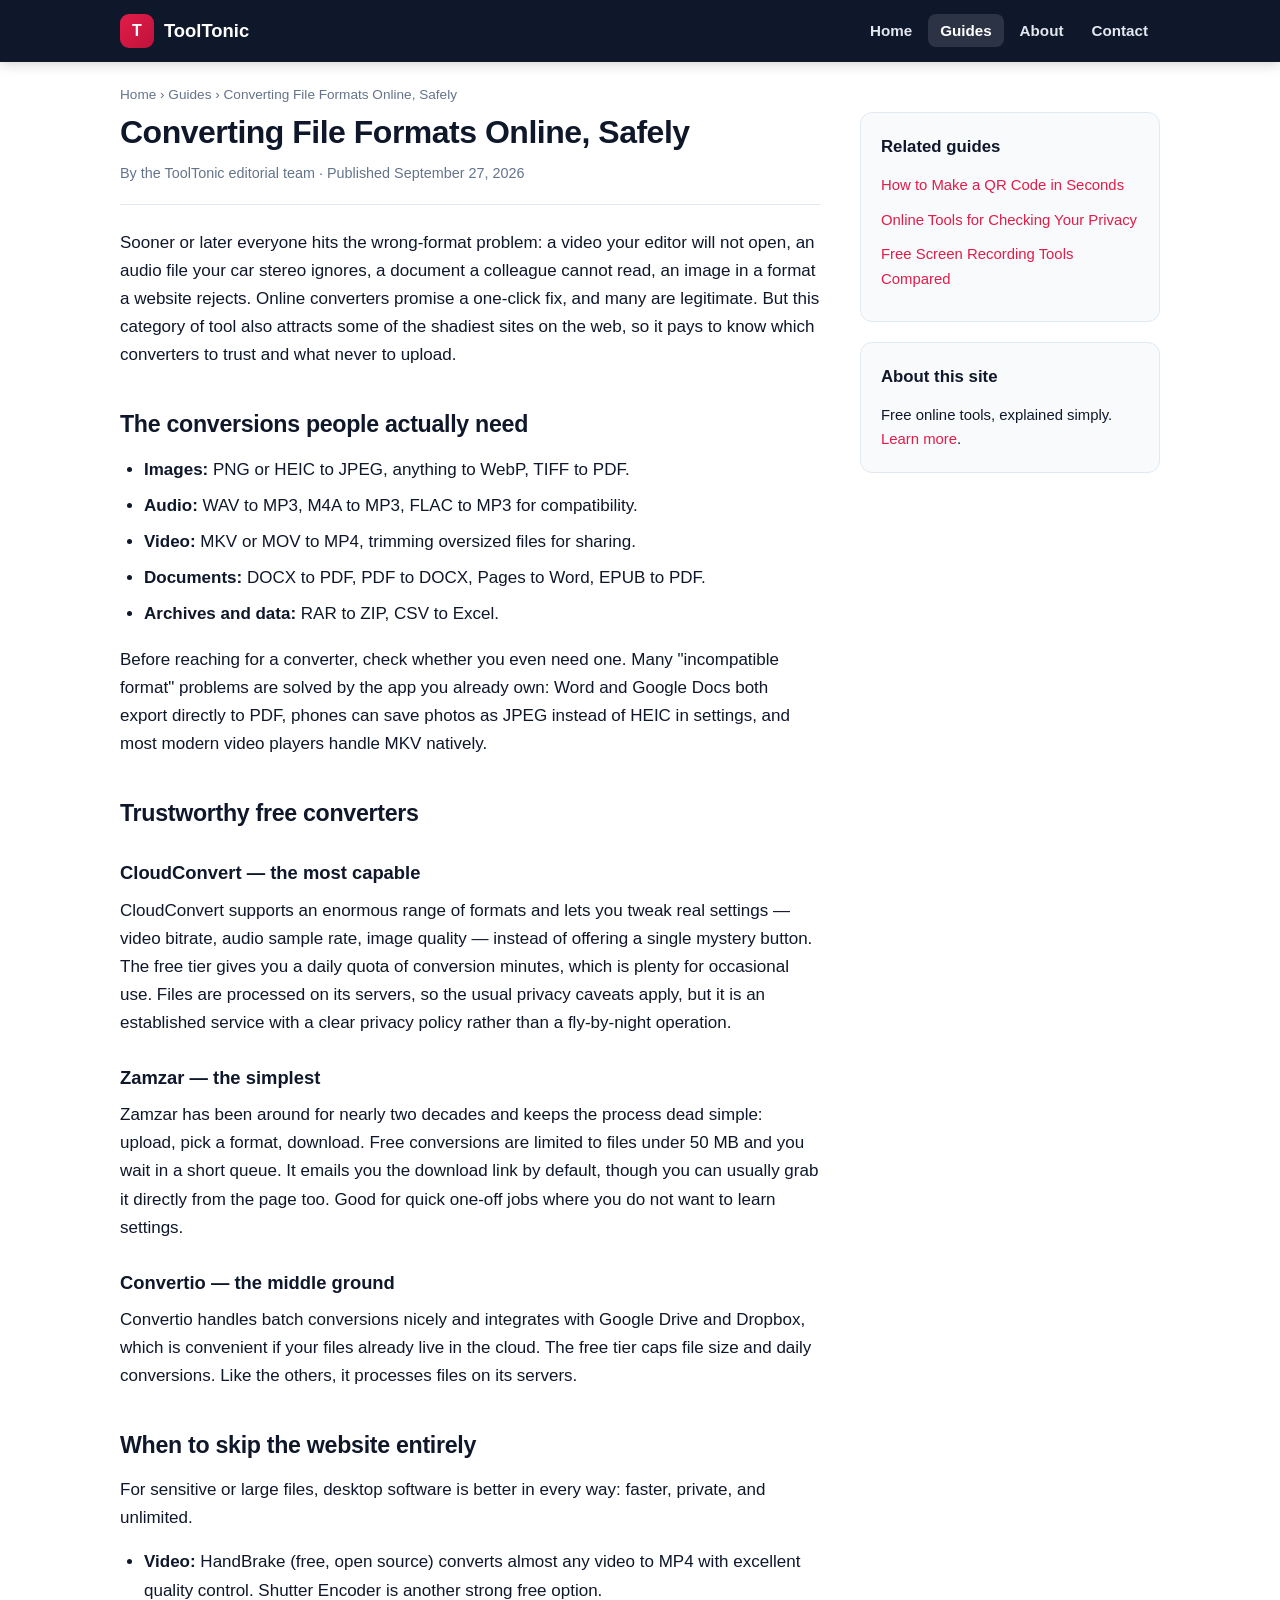
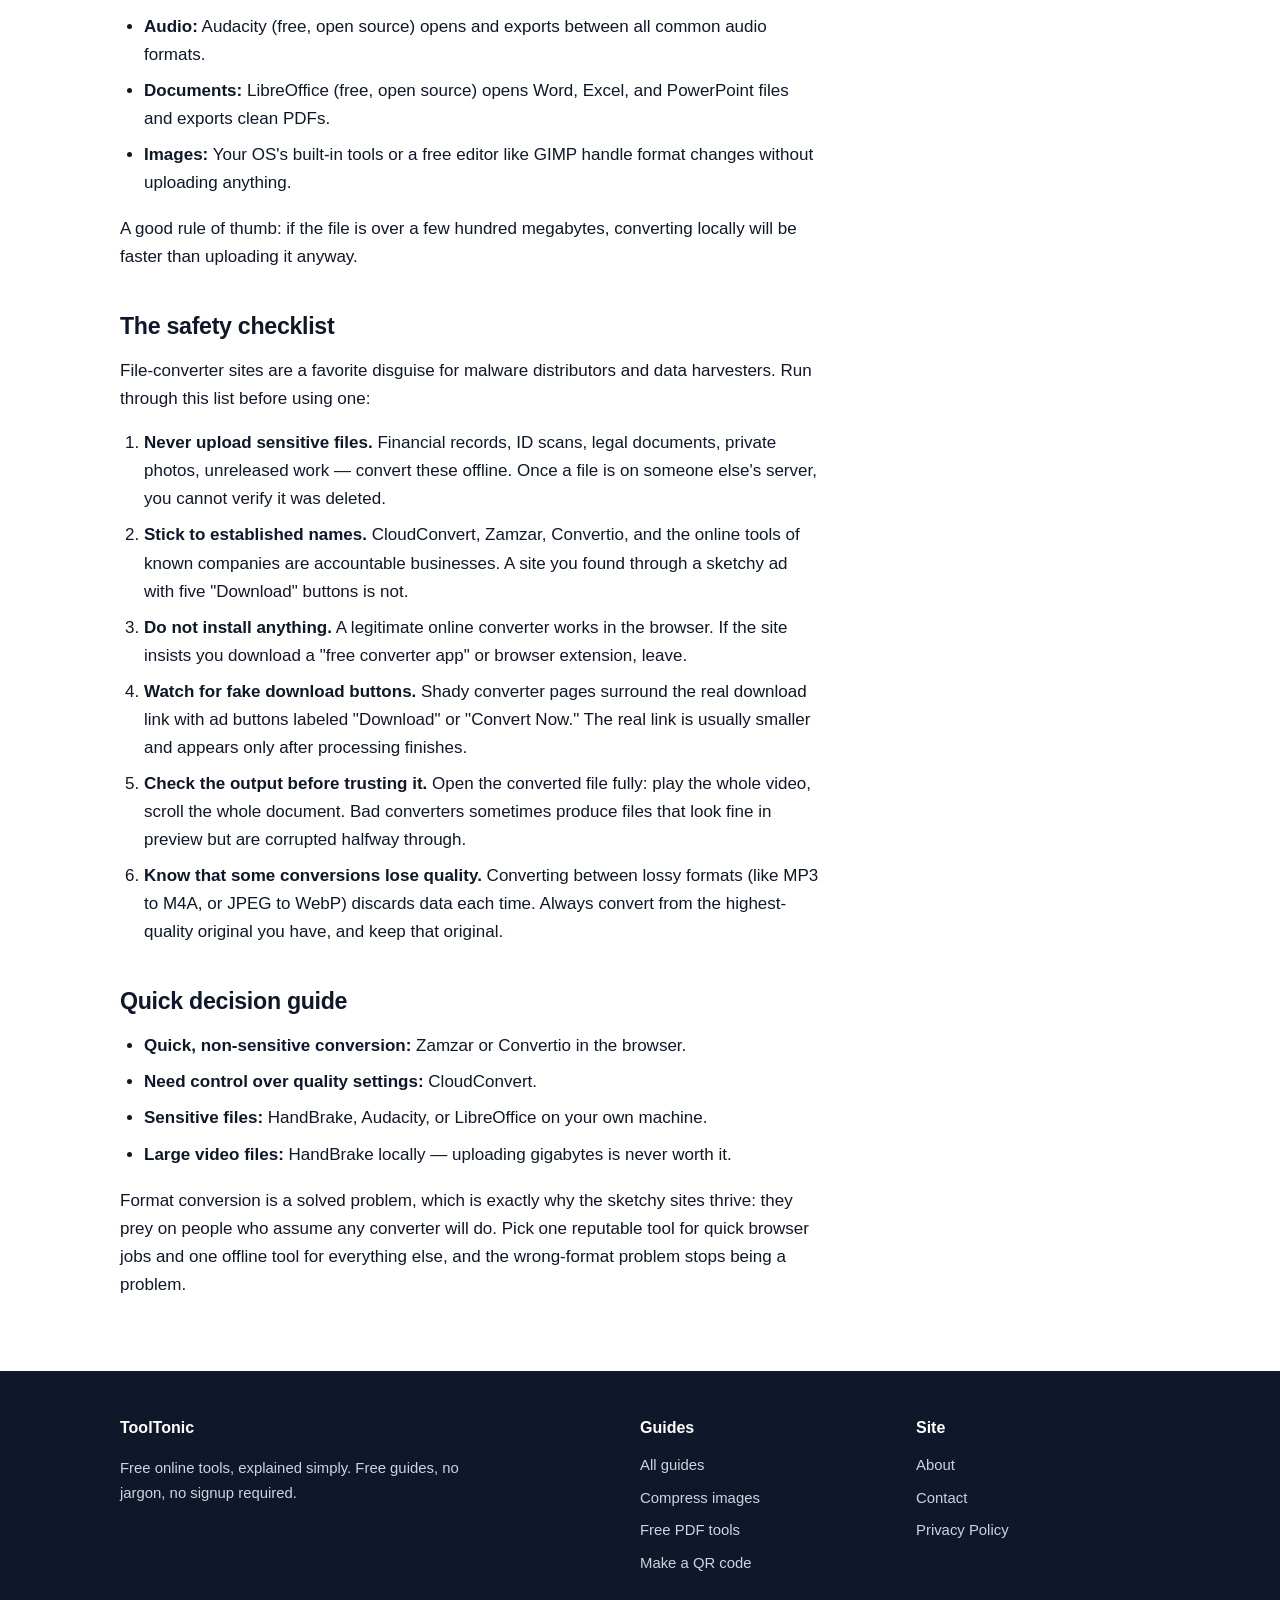
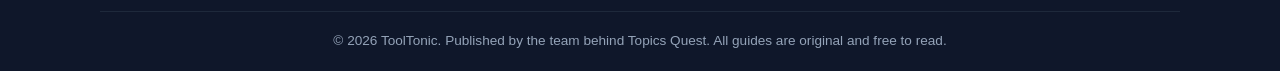
<file: guides/convert-file-formats-safely.html>
<!DOCTYPE html>
<html lang="en">
<head>
<meta charset="UTF-8">
<meta name="viewport" content="width=device-width, initial-scale=1.0">
<title>Converting File Formats Online, Safely | ToolTonic</title>
<meta name="description" content="Convert images, audio, video, and documents between formats with free tools like CloudConvert and HandBrake — plus the privacy and malware pitfalls to avoid.">
<link rel="canonical" href="https://tooltonic.onrender.com/guides/convert-file-formats-safely.html">
<meta property="og:type" content="article">
<meta property="og:site_name" content="ToolTonic">
<meta property="og:title" content="Converting File Formats Online, Safely | ToolTonic">
<meta property="og:description" content="Convert images, audio, video, and documents between formats with free tools like CloudConvert and HandBrake — plus the privacy and malware pitfalls to avoid.">
<meta property="og:url" content="https://tooltonic.onrender.com/guides/convert-file-formats-safely.html">
<meta name="twitter:card" content="summary">
<link rel="stylesheet" href="/assets/css/style.css">
<link rel="icon" href="data:image/svg+xml,<svg xmlns='http://www.w3.org/2000/svg' viewBox='0 0 100 100'><rect width='100' height='100' rx='22' fill='%23e11d48'/><text x='50' y='68' font-size='52' text-anchor='middle' fill='white' font-family='sans-serif' font-weight='bold'>T</text></svg>">
</head>
<body>
<header class="site-header">
  <div class="header-inner">
    <a class="brand" href="/"><span class="brand-mark">T</span>ToolTonic</a>
    <button class="nav-toggle" aria-label="Toggle navigation" onclick="document.getElementById('mainnav').classList.toggle('open')">☰ Menu</button>
    <nav class="main-nav" id="mainnav" aria-label="Main navigation"><ul><li><a href="/">Home</a></li><li><a href="/guides/" class="active">Guides</a></li><li><a href="/about.html">About</a></li><li><a href="/contact.html">Contact</a></li></ul></nav>
  </div>
</header>
<div class="container"><div class="breadcrumb"><a href="/">Home</a> &rsaquo; <a href="/guides/">Guides</a> &rsaquo; Converting File Formats Online, Safely</div>
<div class="article-wrap"><article class="guide">
<h1>Converting File Formats Online, Safely</h1>
<div class="byline">By the ToolTonic editorial team &middot; Published September 27, 2026</div>
<p>Sooner or later everyone hits the wrong-format problem: a video your editor will not open, an audio file your car stereo ignores, a document a colleague cannot read, an image in a format a website rejects. Online converters promise a one-click fix, and many are legitimate. But this category of tool also attracts some of the shadiest sites on the web, so it pays to know which converters to trust and what never to upload.</p>
<h2>The conversions people actually need</h2>
<ul>
<li><strong>Images:</strong> PNG or HEIC to JPEG, anything to WebP, TIFF to PDF.</li>
<li><strong>Audio:</strong> WAV to MP3, M4A to MP3, FLAC to MP3 for compatibility.</li>
<li><strong>Video:</strong> MKV or MOV to MP4, trimming oversized files for sharing.</li>
<li><strong>Documents:</strong> DOCX to PDF, PDF to DOCX, Pages to Word, EPUB to PDF.</li>
<li><strong>Archives and data:</strong> RAR to ZIP, CSV to Excel.</li>
</ul>
<p>Before reaching for a converter, check whether you even need one. Many "incompatible format" problems are solved by the app you already own: Word and Google Docs both export directly to PDF, phones can save photos as JPEG instead of HEIC in settings, and most modern video players handle MKV natively.</p>
<h2>Trustworthy free converters</h2>
<h3>CloudConvert — the most capable</h3>
<p>CloudConvert supports an enormous range of formats and lets you tweak real settings — video bitrate, audio sample rate, image quality — instead of offering a single mystery button. The free tier gives you a daily quota of conversion minutes, which is plenty for occasional use. Files are processed on its servers, so the usual privacy caveats apply, but it is an established service with a clear privacy policy rather than a fly-by-night operation.</p>
<h3>Zamzar — the simplest</h3>
<p>Zamzar has been around for nearly two decades and keeps the process dead simple: upload, pick a format, download. Free conversions are limited to files under 50 MB and you wait in a short queue. It emails you the download link by default, though you can usually grab it directly from the page too. Good for quick one-off jobs where you do not want to learn settings.</p>
<h3>Convertio — the middle ground</h3>
<p>Convertio handles batch conversions nicely and integrates with Google Drive and Dropbox, which is convenient if your files already live in the cloud. The free tier caps file size and daily conversions. Like the others, it processes files on its servers.</p>
<h2>When to skip the website entirely</h2>
<p>For sensitive or large files, desktop software is better in every way: faster, private, and unlimited.</p>
<ul>
<li><strong>Video:</strong> HandBrake (free, open source) converts almost any video to MP4 with excellent quality control. Shutter Encoder is another strong free option.</li>
<li><strong>Audio:</strong> Audacity (free, open source) opens and exports between all common audio formats.</li>
<li><strong>Documents:</strong> LibreOffice (free, open source) opens Word, Excel, and PowerPoint files and exports clean PDFs.</li>
<li><strong>Images:</strong> Your OS's built-in tools or a free editor like GIMP handle format changes without uploading anything.</li>
</ul>
<p>A good rule of thumb: if the file is over a few hundred megabytes, converting locally will be faster than uploading it anyway.</p>
<h2>The safety checklist</h2>
<p>File-converter sites are a favorite disguise for malware distributors and data harvesters. Run through this list before using one:</p>
<ol>
<li><strong>Never upload sensitive files.</strong> Financial records, ID scans, legal documents, private photos, unreleased work — convert these offline. Once a file is on someone else's server, you cannot verify it was deleted.</li>
<li><strong>Stick to established names.</strong> CloudConvert, Zamzar, Convertio, and the online tools of known companies are accountable businesses. A site you found through a sketchy ad with five "Download" buttons is not.</li>
<li><strong>Do not install anything.</strong> A legitimate online converter works in the browser. If the site insists you download a "free converter app" or browser extension, leave.</li>
<li><strong>Watch for fake download buttons.</strong> Shady converter pages surround the real download link with ad buttons labeled "Download" or "Convert Now." The real link is usually smaller and appears only after processing finishes.</li>
<li><strong>Check the output before trusting it.</strong> Open the converted file fully: play the whole video, scroll the whole document. Bad converters sometimes produce files that look fine in preview but are corrupted halfway through.</li>
<li><strong>Know that some conversions lose quality.</strong> Converting between lossy formats (like MP3 to M4A, or JPEG to WebP) discards data each time. Always convert from the highest-quality original you have, and keep that original.</li>
</ol>
<h2>Quick decision guide</h2>
<ul>
<li><strong>Quick, non-sensitive conversion:</strong> Zamzar or Convertio in the browser.</li>
<li><strong>Need control over quality settings:</strong> CloudConvert.</li>
<li><strong>Sensitive files:</strong> HandBrake, Audacity, or LibreOffice on your own machine.</li>
<li><strong>Large video files:</strong> HandBrake locally — uploading gigabytes is never worth it.</li>
</ul>
<p>Format conversion is a solved problem, which is exactly why the sketchy sites thrive: they prey on people who assume any converter will do. Pick one reputable tool for quick browser jobs and one offline tool for everything else, and the wrong-format problem stops being a problem.</p>
</article>
<aside class="sidebar"><div class="side-box"><h3>Related guides</h3><ul><li><a href="/guides/make-qr-code.html">How to Make a QR Code in Seconds</a></li><li><a href="/guides/online-privacy-check-tools.html">Online Tools for Checking Your Privacy</a></li><li><a href="/guides/screen-recording-tools.html">Free Screen Recording Tools Compared</a></li></ul></div>
<div class="side-box"><h3>About this site</h3><p style="font-size:.93rem;margin:0;">Free online tools, explained simply. <a href="/about.html">Learn more</a>.</p></div></aside>
</div></div><footer class="site-footer">
  <div class="footer-inner">
    <div>
      <h4>ToolTonic</h4>
      <p style="font-size:.93rem;max-width:340px;">Free online tools, explained simply. Free guides, no jargon, no signup required.</p>
    </div>
    <div>
      <h4>Guides</h4>
      <ul>
        <li><a href="/guides/">All guides</a></li>
        <li><a href="/guides/compress-images-quality.html">Compress images</a></li>
        <li><a href="/guides/free-online-pdf-tools.html">Free PDF tools</a></li>
        <li><a href="/guides/make-qr-code.html">Make a QR code</a></li>
      </ul>
    </div>
    <div>
      <h4>Site</h4>
      <ul>
        <li><a href="/about.html">About</a></li>
        <li><a href="/contact.html">Contact</a></li>
        <li><a href="/privacy.html">Privacy Policy</a></li>
      </ul>
    </div>
  </div>
  <div class="footer-bottom">&copy; 2026 ToolTonic. Published by the team behind Topics Quest. All guides are original and free to read.</div>
</footer>
</body>
</html>
</file>
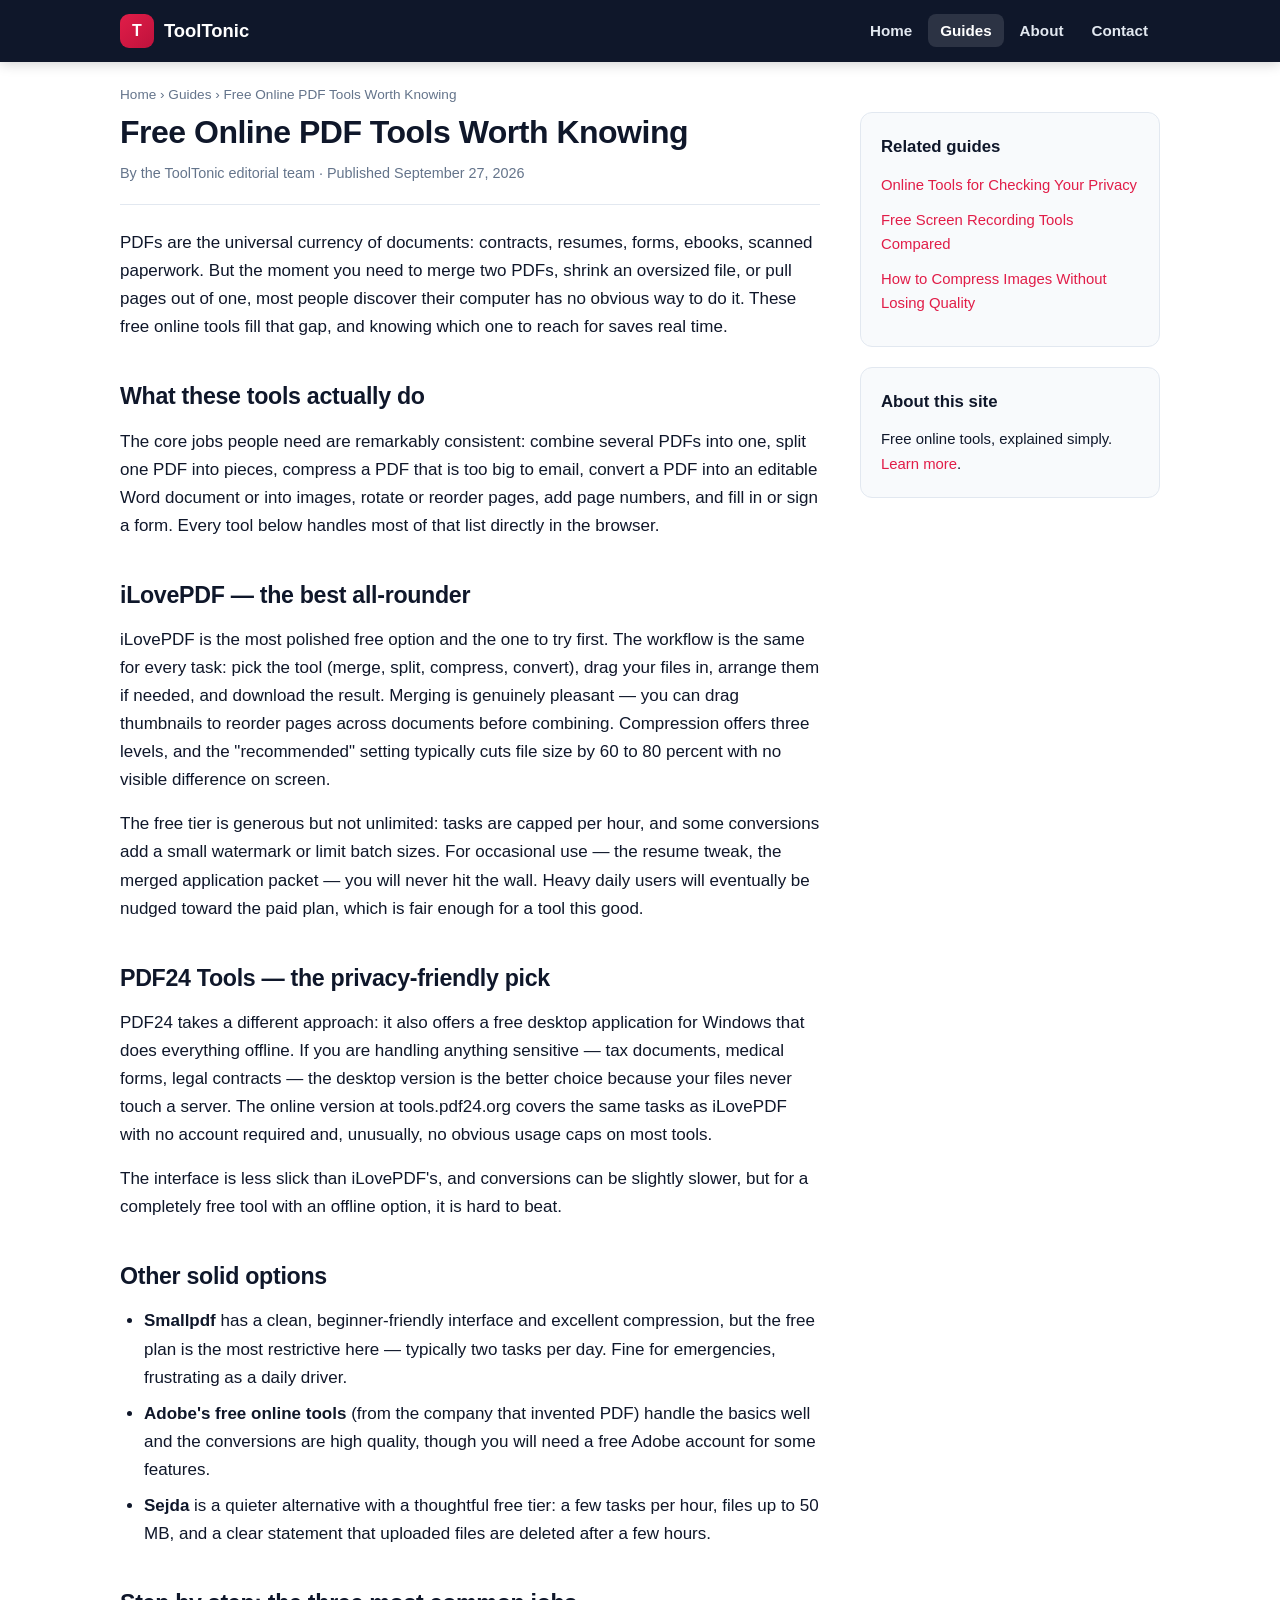
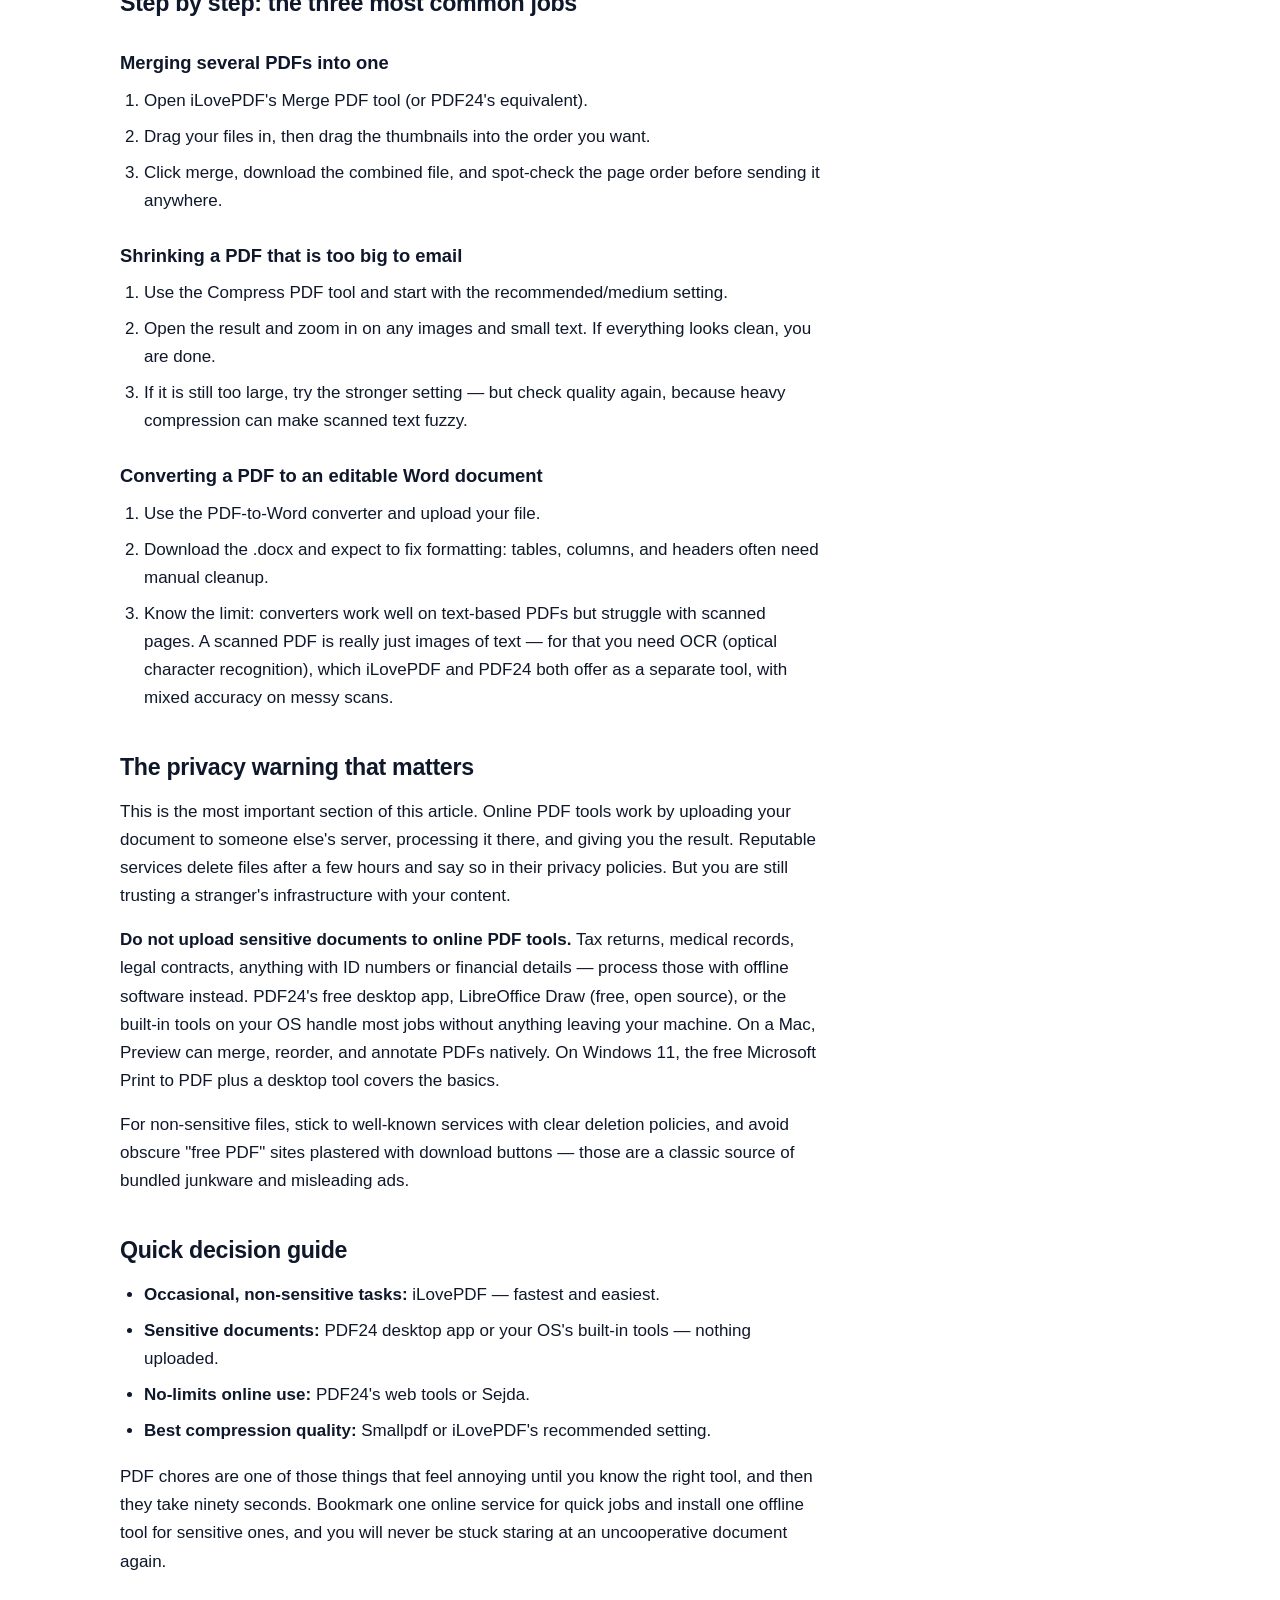
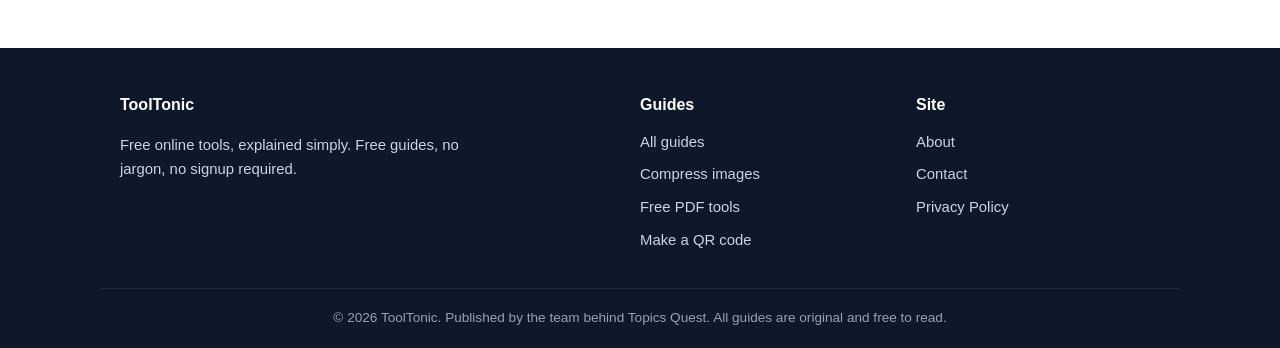
<file: guides/free-online-pdf-tools.html>
<!DOCTYPE html>
<html lang="en">
<head>
<meta charset="UTF-8">
<meta name="viewport" content="width=device-width, initial-scale=1.0">
<title>Free Online PDF Tools Worth Knowing | ToolTonic</title>
<meta name="description" content="Merge, split, compress, and convert PDFs for free with tools like iLovePDF and PDF24. Concrete steps, free-tier limits, and privacy warnings included.">
<link rel="canonical" href="https://tooltonic.onrender.com/guides/free-online-pdf-tools.html">
<meta property="og:type" content="article">
<meta property="og:site_name" content="ToolTonic">
<meta property="og:title" content="Free Online PDF Tools Worth Knowing | ToolTonic">
<meta property="og:description" content="Merge, split, compress, and convert PDFs for free with tools like iLovePDF and PDF24. Concrete steps, free-tier limits, and privacy warnings included.">
<meta property="og:url" content="https://tooltonic.onrender.com/guides/free-online-pdf-tools.html">
<meta name="twitter:card" content="summary">
<link rel="stylesheet" href="/assets/css/style.css">
<link rel="icon" href="data:image/svg+xml,<svg xmlns='http://www.w3.org/2000/svg' viewBox='0 0 100 100'><rect width='100' height='100' rx='22' fill='%23e11d48'/><text x='50' y='68' font-size='52' text-anchor='middle' fill='white' font-family='sans-serif' font-weight='bold'>T</text></svg>">
</head>
<body>
<header class="site-header">
  <div class="header-inner">
    <a class="brand" href="/"><span class="brand-mark">T</span>ToolTonic</a>
    <button class="nav-toggle" aria-label="Toggle navigation" onclick="document.getElementById('mainnav').classList.toggle('open')">☰ Menu</button>
    <nav class="main-nav" id="mainnav" aria-label="Main navigation"><ul><li><a href="/">Home</a></li><li><a href="/guides/" class="active">Guides</a></li><li><a href="/about.html">About</a></li><li><a href="/contact.html">Contact</a></li></ul></nav>
  </div>
</header>
<div class="container"><div class="breadcrumb"><a href="/">Home</a> &rsaquo; <a href="/guides/">Guides</a> &rsaquo; Free Online PDF Tools Worth Knowing</div>
<div class="article-wrap"><article class="guide">
<h1>Free Online PDF Tools Worth Knowing</h1>
<div class="byline">By the ToolTonic editorial team &middot; Published September 27, 2026</div>
<p>PDFs are the universal currency of documents: contracts, resumes, forms, ebooks, scanned paperwork. But the moment you need to merge two PDFs, shrink an oversized file, or pull pages out of one, most people discover their computer has no obvious way to do it. These free online tools fill that gap, and knowing which one to reach for saves real time.</p>
<h2>What these tools actually do</h2>
<p>The core jobs people need are remarkably consistent: combine several PDFs into one, split one PDF into pieces, compress a PDF that is too big to email, convert a PDF into an editable Word document or into images, rotate or reorder pages, add page numbers, and fill in or sign a form. Every tool below handles most of that list directly in the browser.</p>
<h2>iLovePDF — the best all-rounder</h2>
<p>iLovePDF is the most polished free option and the one to try first. The workflow is the same for every task: pick the tool (merge, split, compress, convert), drag your files in, arrange them if needed, and download the result. Merging is genuinely pleasant — you can drag thumbnails to reorder pages across documents before combining. Compression offers three levels, and the "recommended" setting typically cuts file size by 60 to 80 percent with no visible difference on screen.</p>
<p>The free tier is generous but not unlimited: tasks are capped per hour, and some conversions add a small watermark or limit batch sizes. For occasional use — the resume tweak, the merged application packet — you will never hit the wall. Heavy daily users will eventually be nudged toward the paid plan, which is fair enough for a tool this good.</p>
<h2>PDF24 Tools — the privacy-friendly pick</h2>
<p>PDF24 takes a different approach: it also offers a free desktop application for Windows that does everything offline. If you are handling anything sensitive — tax documents, medical forms, legal contracts — the desktop version is the better choice because your files never touch a server. The online version at tools.pdf24.org covers the same tasks as iLovePDF with no account required and, unusually, no obvious usage caps on most tools.</p>
<p>The interface is less slick than iLovePDF's, and conversions can be slightly slower, but for a completely free tool with an offline option, it is hard to beat.</p>
<h2>Other solid options</h2>
<ul>
<li><strong>Smallpdf</strong> has a clean, beginner-friendly interface and excellent compression, but the free plan is the most restrictive here — typically two tasks per day. Fine for emergencies, frustrating as a daily driver.</li>
<li><strong>Adobe's free online tools</strong> (from the company that invented PDF) handle the basics well and the conversions are high quality, though you will need a free Adobe account for some features.</li>
<li><strong>Sejda</strong> is a quieter alternative with a thoughtful free tier: a few tasks per hour, files up to 50 MB, and a clear statement that uploaded files are deleted after a few hours.</li>
</ul>
<h2>Step by step: the three most common jobs</h2>
<h3>Merging several PDFs into one</h3>
<ol>
<li>Open iLovePDF's Merge PDF tool (or PDF24's equivalent).</li>
<li>Drag your files in, then drag the thumbnails into the order you want.</li>
<li>Click merge, download the combined file, and spot-check the page order before sending it anywhere.</li>
</ol>
<h3>Shrinking a PDF that is too big to email</h3>
<ol>
<li>Use the Compress PDF tool and start with the recommended/medium setting.</li>
<li>Open the result and zoom in on any images and small text. If everything looks clean, you are done.</li>
<li>If it is still too large, try the stronger setting — but check quality again, because heavy compression can make scanned text fuzzy.</li>
</ol>
<h3>Converting a PDF to an editable Word document</h3>
<ol>
<li>Use the PDF-to-Word converter and upload your file.</li>
<li>Download the .docx and expect to fix formatting: tables, columns, and headers often need manual cleanup.</li>
<li>Know the limit: converters work well on text-based PDFs but struggle with scanned pages. A scanned PDF is really just images of text — for that you need OCR (optical character recognition), which iLovePDF and PDF24 both offer as a separate tool, with mixed accuracy on messy scans.</li>
</ol>
<h2>The privacy warning that matters</h2>
<p>This is the most important section of this article. Online PDF tools work by uploading your document to someone else's server, processing it there, and giving you the result. Reputable services delete files after a few hours and say so in their privacy policies. But you are still trusting a stranger's infrastructure with your content.</p>
<p><strong>Do not upload sensitive documents to online PDF tools.</strong> Tax returns, medical records, legal contracts, anything with ID numbers or financial details — process those with offline software instead. PDF24's free desktop app, LibreOffice Draw (free, open source), or the built-in tools on your OS handle most jobs without anything leaving your machine. On a Mac, Preview can merge, reorder, and annotate PDFs natively. On Windows 11, the free Microsoft Print to PDF plus a desktop tool covers the basics.</p>
<p>For non-sensitive files, stick to well-known services with clear deletion policies, and avoid obscure "free PDF" sites plastered with download buttons — those are a classic source of bundled junkware and misleading ads.</p>
<h2>Quick decision guide</h2>
<ul>
<li><strong>Occasional, non-sensitive tasks:</strong> iLovePDF — fastest and easiest.</li>
<li><strong>Sensitive documents:</strong> PDF24 desktop app or your OS's built-in tools — nothing uploaded.</li>
<li><strong>No-limits online use:</strong> PDF24's web tools or Sejda.</li>
<li><strong>Best compression quality:</strong> Smallpdf or iLovePDF's recommended setting.</li>
</ul>
<p>PDF chores are one of those things that feel annoying until you know the right tool, and then they take ninety seconds. Bookmark one online service for quick jobs and install one offline tool for sensitive ones, and you will never be stuck staring at an uncooperative document again.</p>
</article>
<aside class="sidebar"><div class="side-box"><h3>Related guides</h3><ul><li><a href="/guides/online-privacy-check-tools.html">Online Tools for Checking Your Privacy</a></li><li><a href="/guides/screen-recording-tools.html">Free Screen Recording Tools Compared</a></li><li><a href="/guides/compress-images-quality.html">How to Compress Images Without Losing Quality</a></li></ul></div>
<div class="side-box"><h3>About this site</h3><p style="font-size:.93rem;margin:0;">Free online tools, explained simply. <a href="/about.html">Learn more</a>.</p></div></aside>
</div></div><footer class="site-footer">
  <div class="footer-inner">
    <div>
      <h4>ToolTonic</h4>
      <p style="font-size:.93rem;max-width:340px;">Free online tools, explained simply. Free guides, no jargon, no signup required.</p>
    </div>
    <div>
      <h4>Guides</h4>
      <ul>
        <li><a href="/guides/">All guides</a></li>
        <li><a href="/guides/compress-images-quality.html">Compress images</a></li>
        <li><a href="/guides/free-online-pdf-tools.html">Free PDF tools</a></li>
        <li><a href="/guides/make-qr-code.html">Make a QR code</a></li>
      </ul>
    </div>
    <div>
      <h4>Site</h4>
      <ul>
        <li><a href="/about.html">About</a></li>
        <li><a href="/contact.html">Contact</a></li>
        <li><a href="/privacy.html">Privacy Policy</a></li>
      </ul>
    </div>
  </div>
  <div class="footer-bottom">&copy; 2026 ToolTonic. Published by the team behind Topics Quest. All guides are original and free to read.</div>
</footer>
</body>
</html>
</file>
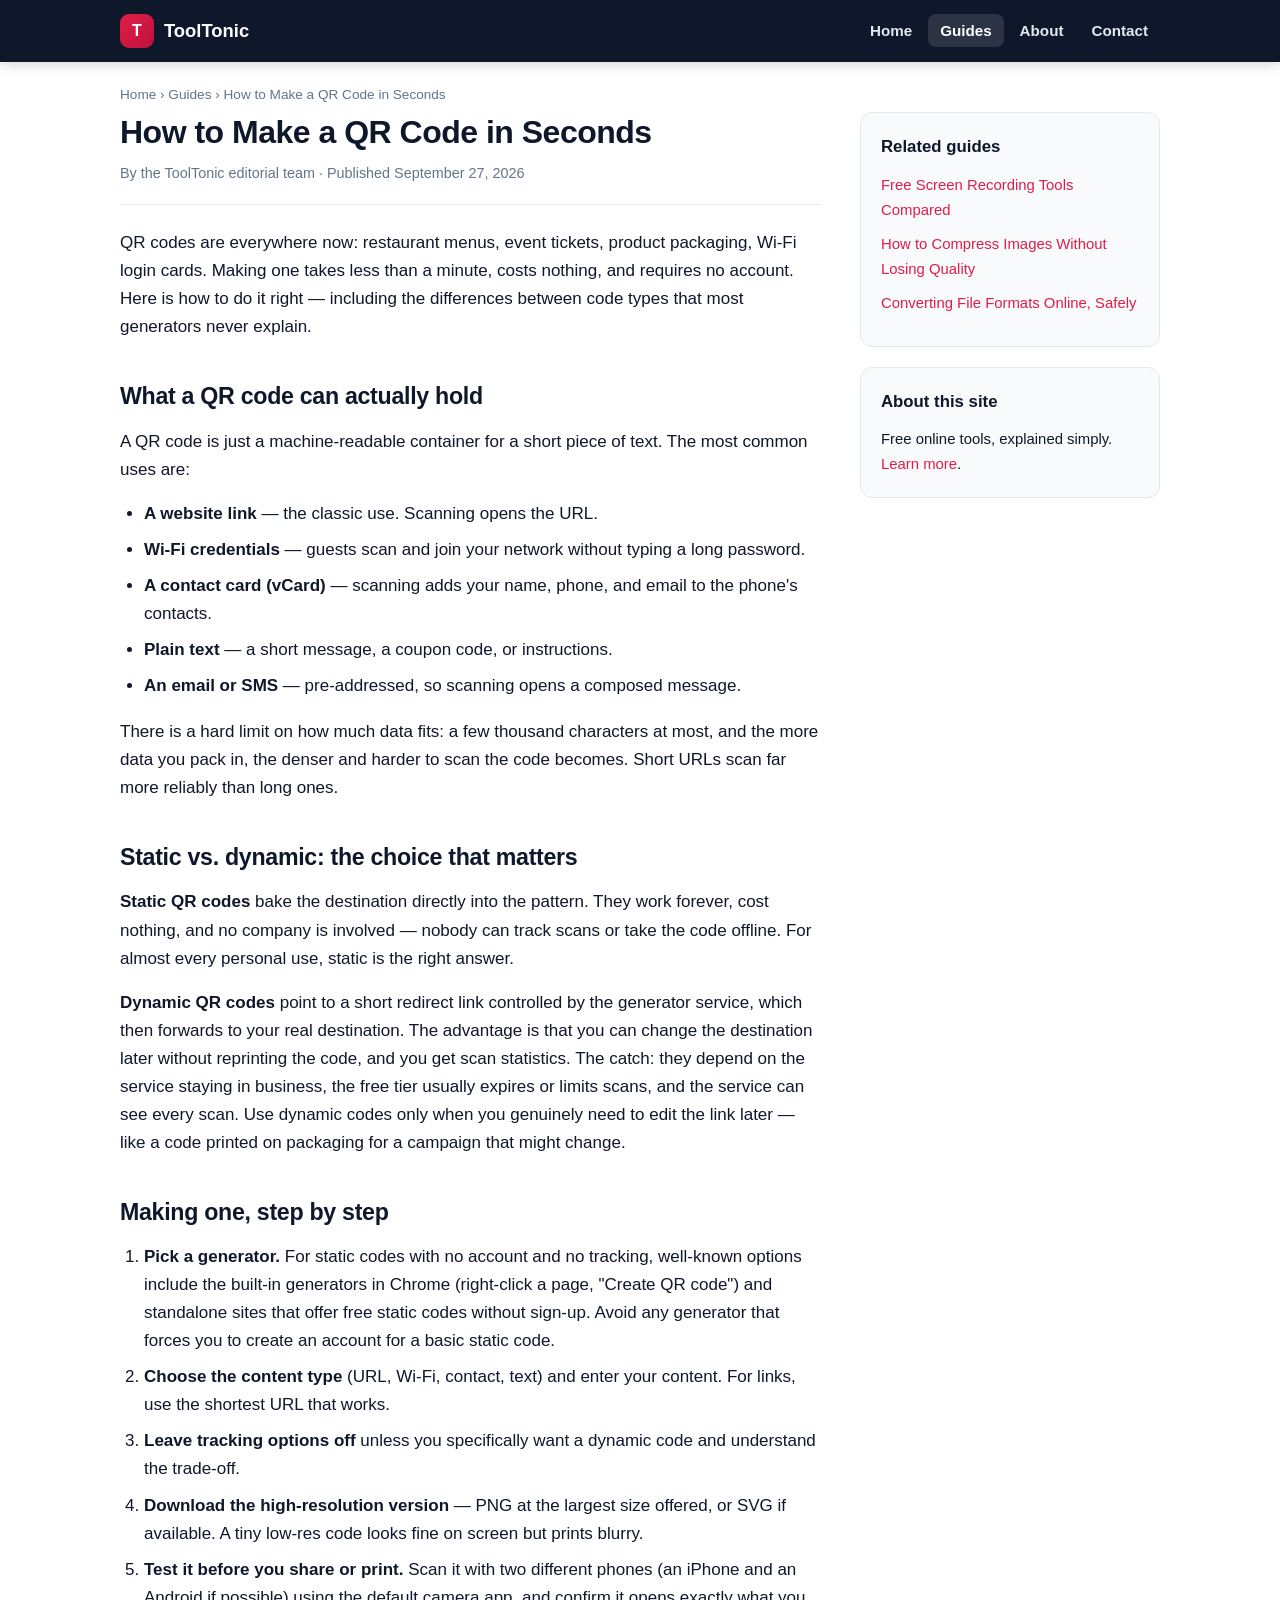
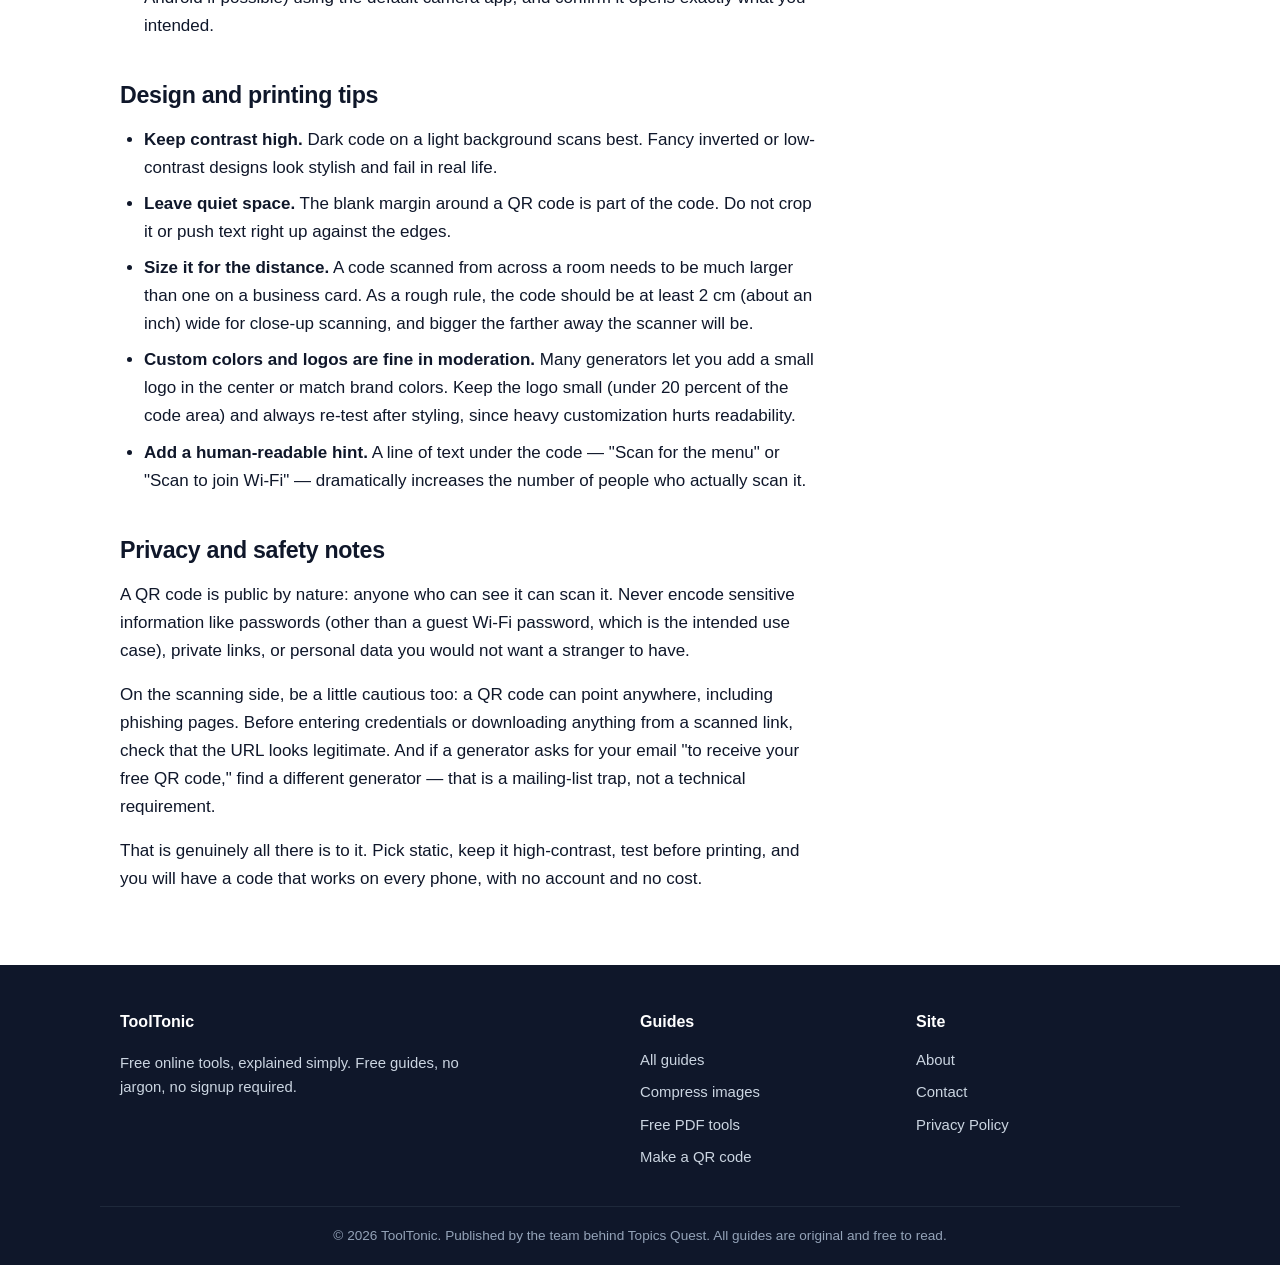
<file: guides/make-qr-code.html>
<!DOCTYPE html>
<html lang="en">
<head>
<meta charset="UTF-8">
<meta name="viewport" content="width=device-width, initial-scale=1.0">
<title>How to Make a QR Code in Seconds | ToolTonic</title>
<meta name="description" content="Create a free QR code in seconds for a link, Wi-Fi password, or contact card. Steps, static vs. dynamic codes, design tips, and privacy notes.">
<link rel="canonical" href="https://tooltonic.onrender.com/guides/make-qr-code.html">
<meta property="og:type" content="article">
<meta property="og:site_name" content="ToolTonic">
<meta property="og:title" content="How to Make a QR Code in Seconds | ToolTonic">
<meta property="og:description" content="Create a free QR code in seconds for a link, Wi-Fi password, or contact card. Steps, static vs. dynamic codes, design tips, and privacy notes.">
<meta property="og:url" content="https://tooltonic.onrender.com/guides/make-qr-code.html">
<meta name="twitter:card" content="summary">
<link rel="stylesheet" href="/assets/css/style.css">
<link rel="icon" href="data:image/svg+xml,<svg xmlns='http://www.w3.org/2000/svg' viewBox='0 0 100 100'><rect width='100' height='100' rx='22' fill='%23e11d48'/><text x='50' y='68' font-size='52' text-anchor='middle' fill='white' font-family='sans-serif' font-weight='bold'>T</text></svg>">
</head>
<body>
<header class="site-header">
  <div class="header-inner">
    <a class="brand" href="/"><span class="brand-mark">T</span>ToolTonic</a>
    <button class="nav-toggle" aria-label="Toggle navigation" onclick="document.getElementById('mainnav').classList.toggle('open')">☰ Menu</button>
    <nav class="main-nav" id="mainnav" aria-label="Main navigation"><ul><li><a href="/">Home</a></li><li><a href="/guides/" class="active">Guides</a></li><li><a href="/about.html">About</a></li><li><a href="/contact.html">Contact</a></li></ul></nav>
  </div>
</header>
<div class="container"><div class="breadcrumb"><a href="/">Home</a> &rsaquo; <a href="/guides/">Guides</a> &rsaquo; How to Make a QR Code in Seconds</div>
<div class="article-wrap"><article class="guide">
<h1>How to Make a QR Code in Seconds</h1>
<div class="byline">By the ToolTonic editorial team &middot; Published September 27, 2026</div>
<p>QR codes are everywhere now: restaurant menus, event tickets, product packaging, Wi-Fi login cards. Making one takes less than a minute, costs nothing, and requires no account. Here is how to do it right — including the differences between code types that most generators never explain.</p>
<h2>What a QR code can actually hold</h2>
<p>A QR code is just a machine-readable container for a short piece of text. The most common uses are:</p>
<ul>
<li><strong>A website link</strong> — the classic use. Scanning opens the URL.</li>
<li><strong>Wi-Fi credentials</strong> — guests scan and join your network without typing a long password.</li>
<li><strong>A contact card (vCard)</strong> — scanning adds your name, phone, and email to the phone's contacts.</li>
<li><strong>Plain text</strong> — a short message, a coupon code, or instructions.</li>
<li><strong>An email or SMS</strong> — pre-addressed, so scanning opens a composed message.</li>
</ul>
<p>There is a hard limit on how much data fits: a few thousand characters at most, and the more data you pack in, the denser and harder to scan the code becomes. Short URLs scan far more reliably than long ones.</p>
<h2>Static vs. dynamic: the choice that matters</h2>
<p><strong>Static QR codes</strong> bake the destination directly into the pattern. They work forever, cost nothing, and no company is involved — nobody can track scans or take the code offline. For almost every personal use, static is the right answer.</p>
<p><strong>Dynamic QR codes</strong> point to a short redirect link controlled by the generator service, which then forwards to your real destination. The advantage is that you can change the destination later without reprinting the code, and you get scan statistics. The catch: they depend on the service staying in business, the free tier usually expires or limits scans, and the service can see every scan. Use dynamic codes only when you genuinely need to edit the link later — like a code printed on packaging for a campaign that might change.</p>
<h2>Making one, step by step</h2>
<ol>
<li><strong>Pick a generator.</strong> For static codes with no account and no tracking, well-known options include the built-in generators in Chrome (right-click a page, "Create QR code") and standalone sites that offer free static codes without sign-up. Avoid any generator that forces you to create an account for a basic static code.</li>
<li><strong>Choose the content type</strong> (URL, Wi-Fi, contact, text) and enter your content. For links, use the shortest URL that works.</li>
<li><strong>Leave tracking options off</strong> unless you specifically want a dynamic code and understand the trade-off.</li>
<li><strong>Download the high-resolution version</strong> — PNG at the largest size offered, or SVG if available. A tiny low-res code looks fine on screen but prints blurry.</li>
<li><strong>Test it before you share or print.</strong> Scan it with two different phones (an iPhone and an Android if possible) using the default camera app, and confirm it opens exactly what you intended.</li>
</ol>
<h2>Design and printing tips</h2>
<ul>
<li><strong>Keep contrast high.</strong> Dark code on a light background scans best. Fancy inverted or low-contrast designs look stylish and fail in real life.</li>
<li><strong>Leave quiet space.</strong> The blank margin around a QR code is part of the code. Do not crop it or push text right up against the edges.</li>
<li><strong>Size it for the distance.</strong> A code scanned from across a room needs to be much larger than one on a business card. As a rough rule, the code should be at least 2 cm (about an inch) wide for close-up scanning, and bigger the farther away the scanner will be.</li>
<li><strong>Custom colors and logos are fine in moderation.</strong> Many generators let you add a small logo in the center or match brand colors. Keep the logo small (under 20 percent of the code area) and always re-test after styling, since heavy customization hurts readability.</li>
<li><strong>Add a human-readable hint.</strong> A line of text under the code — "Scan for the menu" or "Scan to join Wi-Fi" — dramatically increases the number of people who actually scan it.</li>
</ul>
<h2>Privacy and safety notes</h2>
<p>A QR code is public by nature: anyone who can see it can scan it. Never encode sensitive information like passwords (other than a guest Wi-Fi password, which is the intended use case), private links, or personal data you would not want a stranger to have.</p>
<p>On the scanning side, be a little cautious too: a QR code can point anywhere, including phishing pages. Before entering credentials or downloading anything from a scanned link, check that the URL looks legitimate. And if a generator asks for your email "to receive your free QR code," find a different generator — that is a mailing-list trap, not a technical requirement.</p>
<p>That is genuinely all there is to it. Pick static, keep it high-contrast, test before printing, and you will have a code that works on every phone, with no account and no cost.</p>
</article>
<aside class="sidebar"><div class="side-box"><h3>Related guides</h3><ul><li><a href="/guides/screen-recording-tools.html">Free Screen Recording Tools Compared</a></li><li><a href="/guides/compress-images-quality.html">How to Compress Images Without Losing Quality</a></li><li><a href="/guides/convert-file-formats-safely.html">Converting File Formats Online, Safely</a></li></ul></div>
<div class="side-box"><h3>About this site</h3><p style="font-size:.93rem;margin:0;">Free online tools, explained simply. <a href="/about.html">Learn more</a>.</p></div></aside>
</div></div><footer class="site-footer">
  <div class="footer-inner">
    <div>
      <h4>ToolTonic</h4>
      <p style="font-size:.93rem;max-width:340px;">Free online tools, explained simply. Free guides, no jargon, no signup required.</p>
    </div>
    <div>
      <h4>Guides</h4>
      <ul>
        <li><a href="/guides/">All guides</a></li>
        <li><a href="/guides/compress-images-quality.html">Compress images</a></li>
        <li><a href="/guides/free-online-pdf-tools.html">Free PDF tools</a></li>
        <li><a href="/guides/make-qr-code.html">Make a QR code</a></li>
      </ul>
    </div>
    <div>
      <h4>Site</h4>
      <ul>
        <li><a href="/about.html">About</a></li>
        <li><a href="/contact.html">Contact</a></li>
        <li><a href="/privacy.html">Privacy Policy</a></li>
      </ul>
    </div>
  </div>
  <div class="footer-bottom">&copy; 2026 ToolTonic. Published by the team behind Topics Quest. All guides are original and free to read.</div>
</footer>
</body>
</html>
</file>
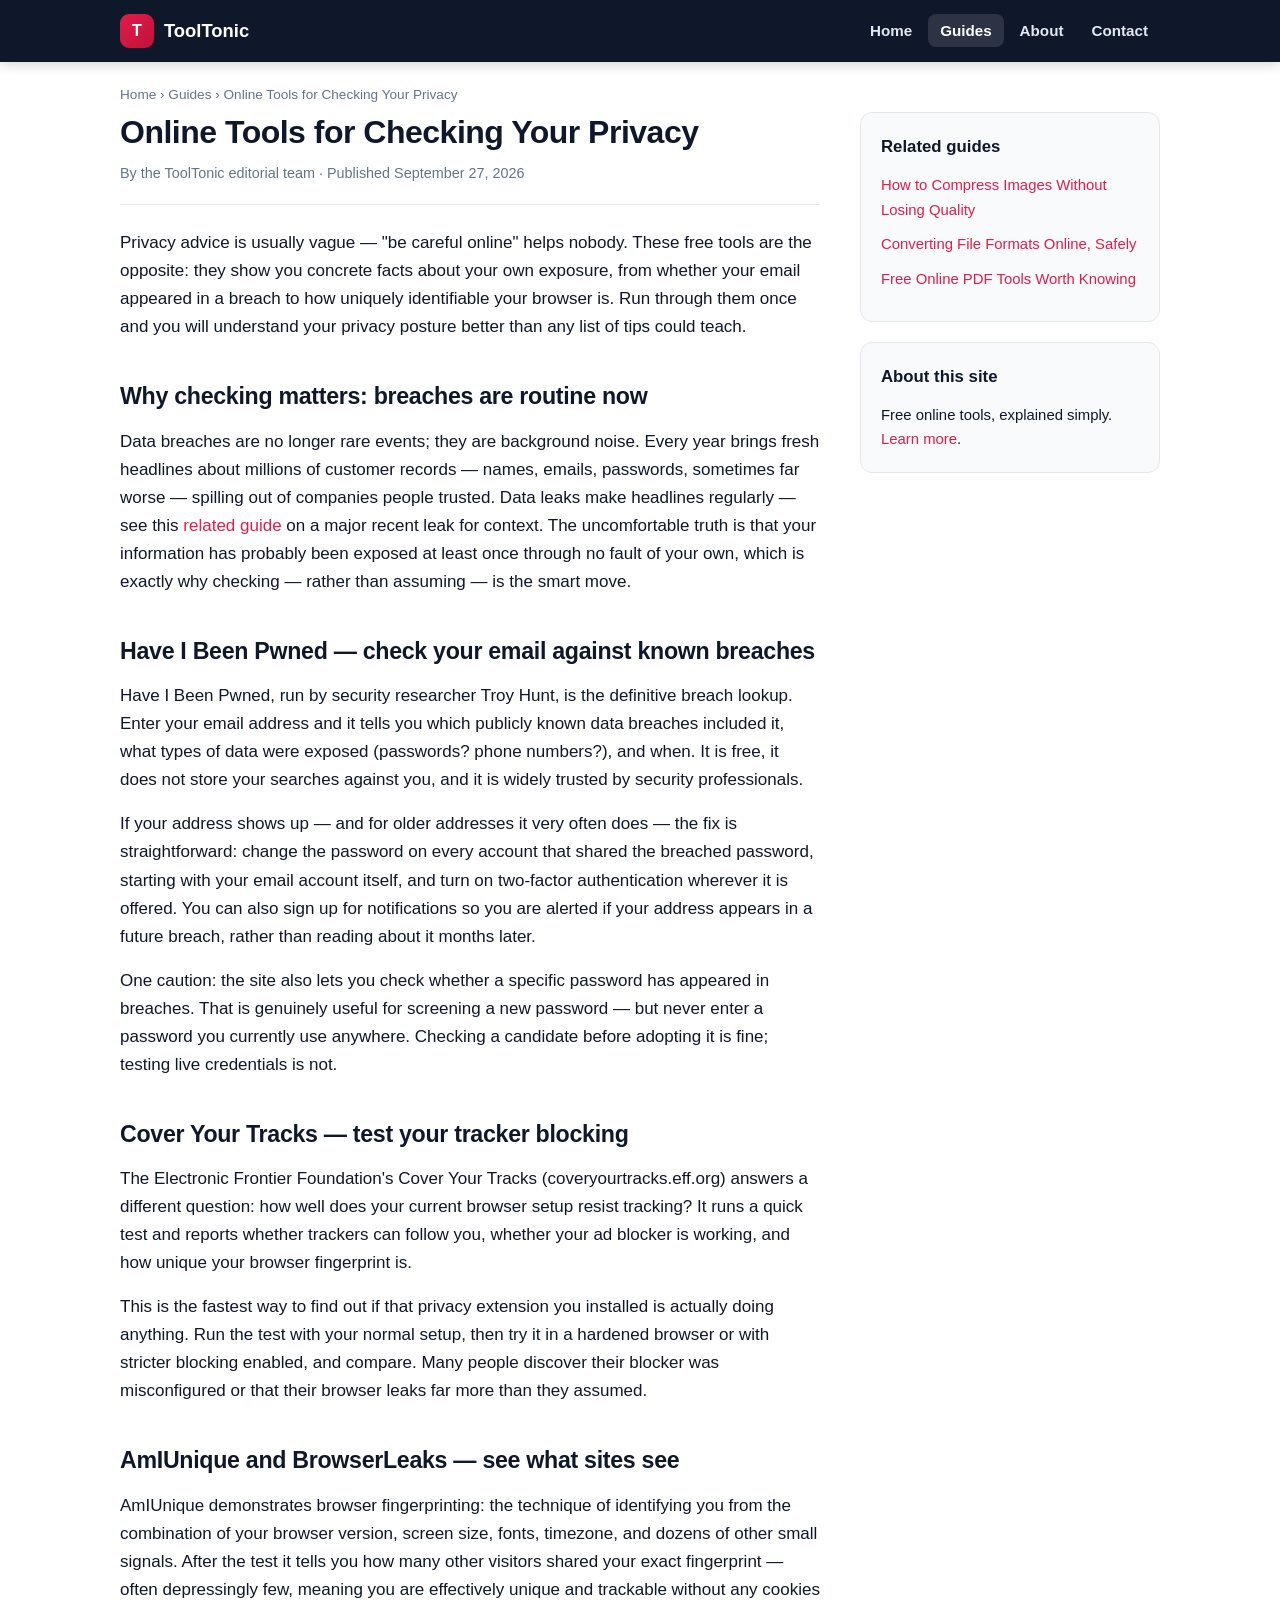
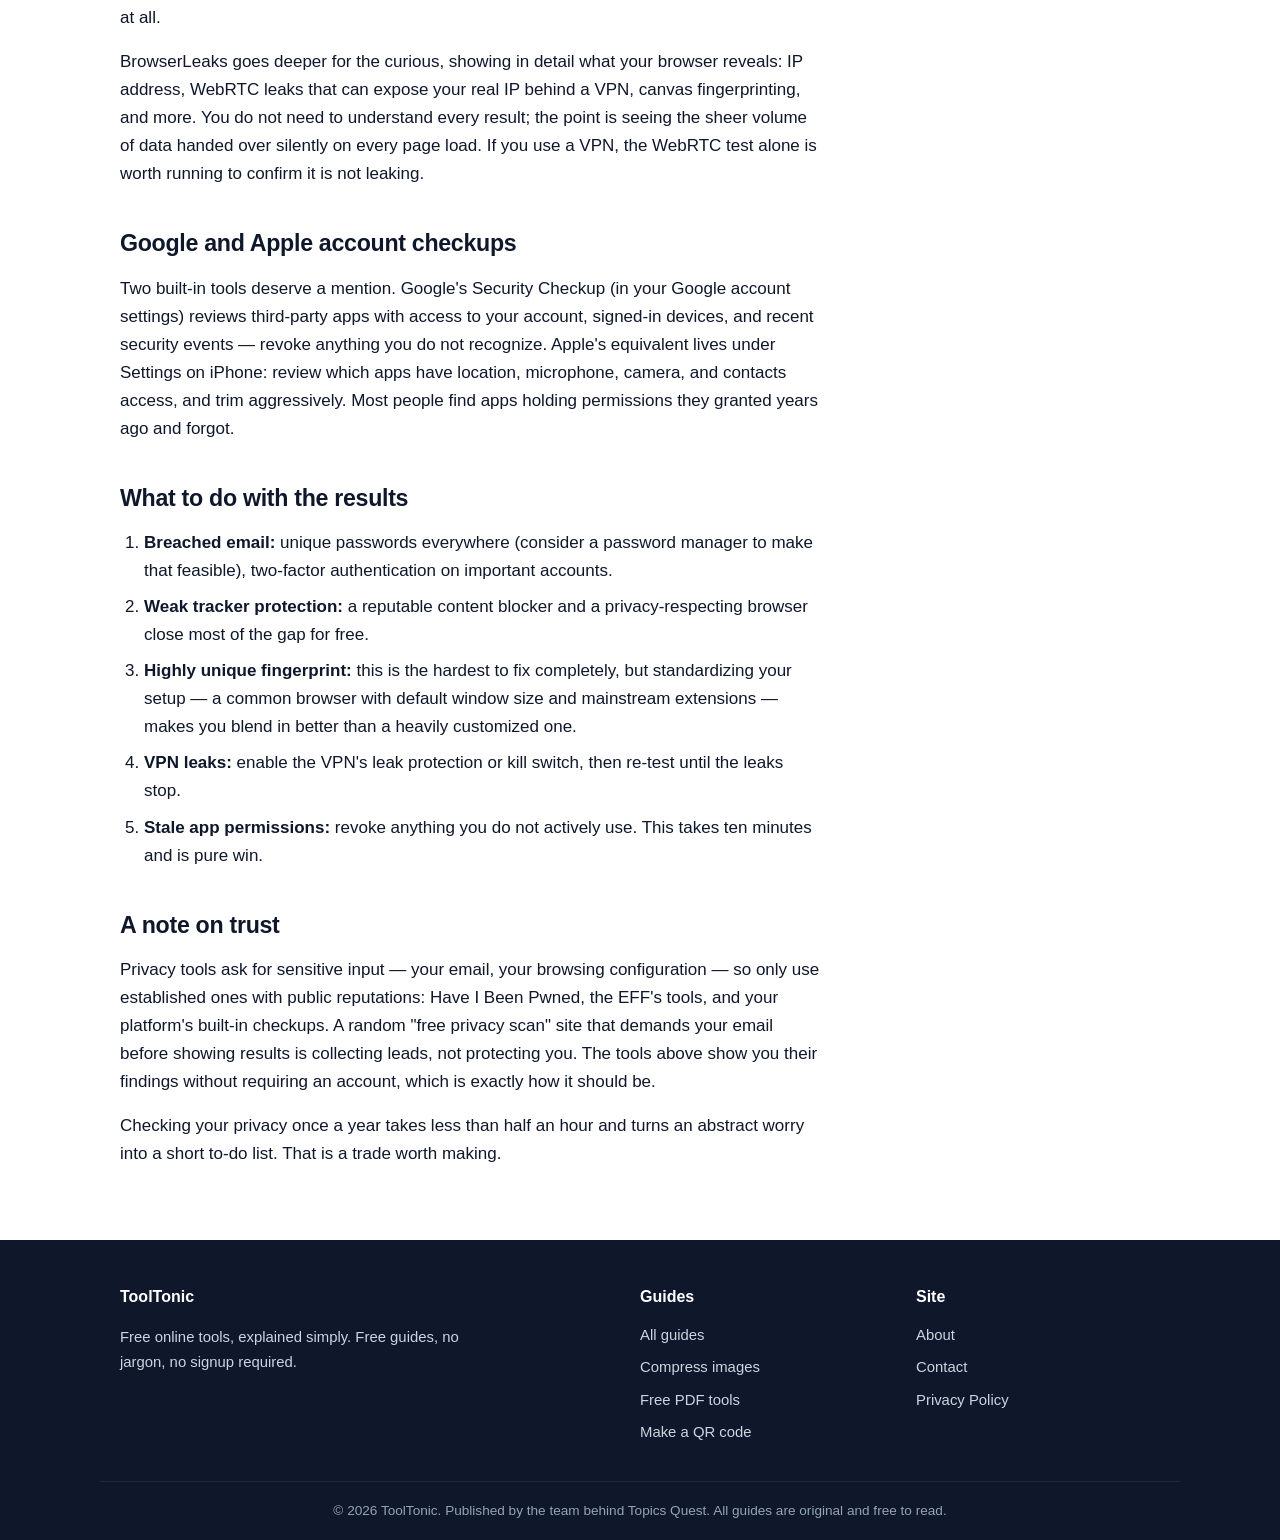
<file: guides/online-privacy-check-tools.html>
<!DOCTYPE html>
<html lang="en">
<head>
<meta charset="UTF-8">
<meta name="viewport" content="width=device-width, initial-scale=1.0">
<title>Online Tools for Checking Your Privacy | ToolTonic</title>
<meta name="description" content="Check your online privacy for free: breach lookups, tracker-blocking tests, and fingerprinting demos that show exactly what websites see about you.">
<link rel="canonical" href="https://tooltonic.onrender.com/guides/online-privacy-check-tools.html">
<meta property="og:type" content="article">
<meta property="og:site_name" content="ToolTonic">
<meta property="og:title" content="Online Tools for Checking Your Privacy | ToolTonic">
<meta property="og:description" content="Check your online privacy for free: breach lookups, tracker-blocking tests, and fingerprinting demos that show exactly what websites see about you.">
<meta property="og:url" content="https://tooltonic.onrender.com/guides/online-privacy-check-tools.html">
<meta name="twitter:card" content="summary">
<link rel="stylesheet" href="/assets/css/style.css">
<link rel="icon" href="data:image/svg+xml,<svg xmlns='http://www.w3.org/2000/svg' viewBox='0 0 100 100'><rect width='100' height='100' rx='22' fill='%23e11d48'/><text x='50' y='68' font-size='52' text-anchor='middle' fill='white' font-family='sans-serif' font-weight='bold'>T</text></svg>">
</head>
<body>
<header class="site-header">
  <div class="header-inner">
    <a class="brand" href="/"><span class="brand-mark">T</span>ToolTonic</a>
    <button class="nav-toggle" aria-label="Toggle navigation" onclick="document.getElementById('mainnav').classList.toggle('open')">☰ Menu</button>
    <nav class="main-nav" id="mainnav" aria-label="Main navigation"><ul><li><a href="/">Home</a></li><li><a href="/guides/" class="active">Guides</a></li><li><a href="/about.html">About</a></li><li><a href="/contact.html">Contact</a></li></ul></nav>
  </div>
</header>
<div class="container"><div class="breadcrumb"><a href="/">Home</a> &rsaquo; <a href="/guides/">Guides</a> &rsaquo; Online Tools for Checking Your Privacy</div>
<div class="article-wrap"><article class="guide">
<h1>Online Tools for Checking Your Privacy</h1>
<div class="byline">By the ToolTonic editorial team &middot; Published September 27, 2026</div>
<p>Privacy advice is usually vague — "be careful online" helps nobody. These free tools are the opposite: they show you concrete facts about your own exposure, from whether your email appeared in a breach to how uniquely identifiable your browser is. Run through them once and you will understand your privacy posture better than any list of tips could teach.</p>
<h2>Why checking matters: breaches are routine now</h2>
<p>Data breaches are no longer rare events; they are background noise. Every year brings fresh headlines about millions of customer records — names, emails, passwords, sometimes far worse — spilling out of companies people trusted. Data leaks make headlines regularly — see this <a href="https://topicsquest.com/technology/cybersecurity/netflix-has-responded-to-a-massive-data-leak/">related guide</a> on a major recent leak for context. The uncomfortable truth is that your information has probably been exposed at least once through no fault of your own, which is exactly why checking — rather than assuming — is the smart move.</p>
<h2>Have I Been Pwned — check your email against known breaches</h2>
<p>Have I Been Pwned, run by security researcher Troy Hunt, is the definitive breach lookup. Enter your email address and it tells you which publicly known data breaches included it, what types of data were exposed (passwords? phone numbers?), and when. It is free, it does not store your searches against you, and it is widely trusted by security professionals.</p>
<p>If your address shows up — and for older addresses it very often does — the fix is straightforward: change the password on every account that shared the breached password, starting with your email account itself, and turn on two-factor authentication wherever it is offered. You can also sign up for notifications so you are alerted if your address appears in a future breach, rather than reading about it months later.</p>
<p>One caution: the site also lets you check whether a specific password has appeared in breaches. That is genuinely useful for screening a new password — but never enter a password you currently use anywhere. Checking a candidate before adopting it is fine; testing live credentials is not.</p>
<h2>Cover Your Tracks — test your tracker blocking</h2>
<p>The Electronic Frontier Foundation's Cover Your Tracks (coveryourtracks.eff.org) answers a different question: how well does your current browser setup resist tracking? It runs a quick test and reports whether trackers can follow you, whether your ad blocker is working, and how unique your browser fingerprint is.</p>
<p>This is the fastest way to find out if that privacy extension you installed is actually doing anything. Run the test with your normal setup, then try it in a hardened browser or with stricter blocking enabled, and compare. Many people discover their blocker was misconfigured or that their browser leaks far more than they assumed.</p>
<h2>AmIUnique and BrowserLeaks — see what sites see</h2>
<p>AmIUnique demonstrates browser fingerprinting: the technique of identifying you from the combination of your browser version, screen size, fonts, timezone, and dozens of other small signals. After the test it tells you how many other visitors shared your exact fingerprint — often depressingly few, meaning you are effectively unique and trackable without any cookies at all.</p>
<p>BrowserLeaks goes deeper for the curious, showing in detail what your browser reveals: IP address, WebRTC leaks that can expose your real IP behind a VPN, canvas fingerprinting, and more. You do not need to understand every result; the point is seeing the sheer volume of data handed over silently on every page load. If you use a VPN, the WebRTC test alone is worth running to confirm it is not leaking.</p>
<h2>Google and Apple account checkups</h2>
<p>Two built-in tools deserve a mention. Google's Security Checkup (in your Google account settings) reviews third-party apps with access to your account, signed-in devices, and recent security events — revoke anything you do not recognize. Apple's equivalent lives under Settings on iPhone: review which apps have location, microphone, camera, and contacts access, and trim aggressively. Most people find apps holding permissions they granted years ago and forgot.</p>
<h2>What to do with the results</h2>
<ol>
<li><strong>Breached email:</strong> unique passwords everywhere (consider a password manager to make that feasible), two-factor authentication on important accounts.</li>
<li><strong>Weak tracker protection:</strong> a reputable content blocker and a privacy-respecting browser close most of the gap for free.</li>
<li><strong>Highly unique fingerprint:</strong> this is the hardest to fix completely, but standardizing your setup — a common browser with default window size and mainstream extensions — makes you blend in better than a heavily customized one.</li>
<li><strong>VPN leaks:</strong> enable the VPN's leak protection or kill switch, then re-test until the leaks stop.</li>
<li><strong>Stale app permissions:</strong> revoke anything you do not actively use. This takes ten minutes and is pure win.</li>
</ol>
<h2>A note on trust</h2>
<p>Privacy tools ask for sensitive input — your email, your browsing configuration — so only use established ones with public reputations: Have I Been Pwned, the EFF's tools, and your platform's built-in checkups. A random "free privacy scan" site that demands your email before showing results is collecting leads, not protecting you. The tools above show you their findings without requiring an account, which is exactly how it should be.</p>
<p>Checking your privacy once a year takes less than half an hour and turns an abstract worry into a short to-do list. That is a trade worth making.</p>
</article>
<aside class="sidebar"><div class="side-box"><h3>Related guides</h3><ul><li><a href="/guides/compress-images-quality.html">How to Compress Images Without Losing Quality</a></li><li><a href="/guides/convert-file-formats-safely.html">Converting File Formats Online, Safely</a></li><li><a href="/guides/free-online-pdf-tools.html">Free Online PDF Tools Worth Knowing</a></li></ul></div>
<div class="side-box"><h3>About this site</h3><p style="font-size:.93rem;margin:0;">Free online tools, explained simply. <a href="/about.html">Learn more</a>.</p></div></aside>
</div></div><footer class="site-footer">
  <div class="footer-inner">
    <div>
      <h4>ToolTonic</h4>
      <p style="font-size:.93rem;max-width:340px;">Free online tools, explained simply. Free guides, no jargon, no signup required.</p>
    </div>
    <div>
      <h4>Guides</h4>
      <ul>
        <li><a href="/guides/">All guides</a></li>
        <li><a href="/guides/compress-images-quality.html">Compress images</a></li>
        <li><a href="/guides/free-online-pdf-tools.html">Free PDF tools</a></li>
        <li><a href="/guides/make-qr-code.html">Make a QR code</a></li>
      </ul>
    </div>
    <div>
      <h4>Site</h4>
      <ul>
        <li><a href="/about.html">About</a></li>
        <li><a href="/contact.html">Contact</a></li>
        <li><a href="/privacy.html">Privacy Policy</a></li>
      </ul>
    </div>
  </div>
  <div class="footer-bottom">&copy; 2026 ToolTonic. Published by the team behind Topics Quest. All guides are original and free to read.</div>
</footer>
</body>
</html>
</file>
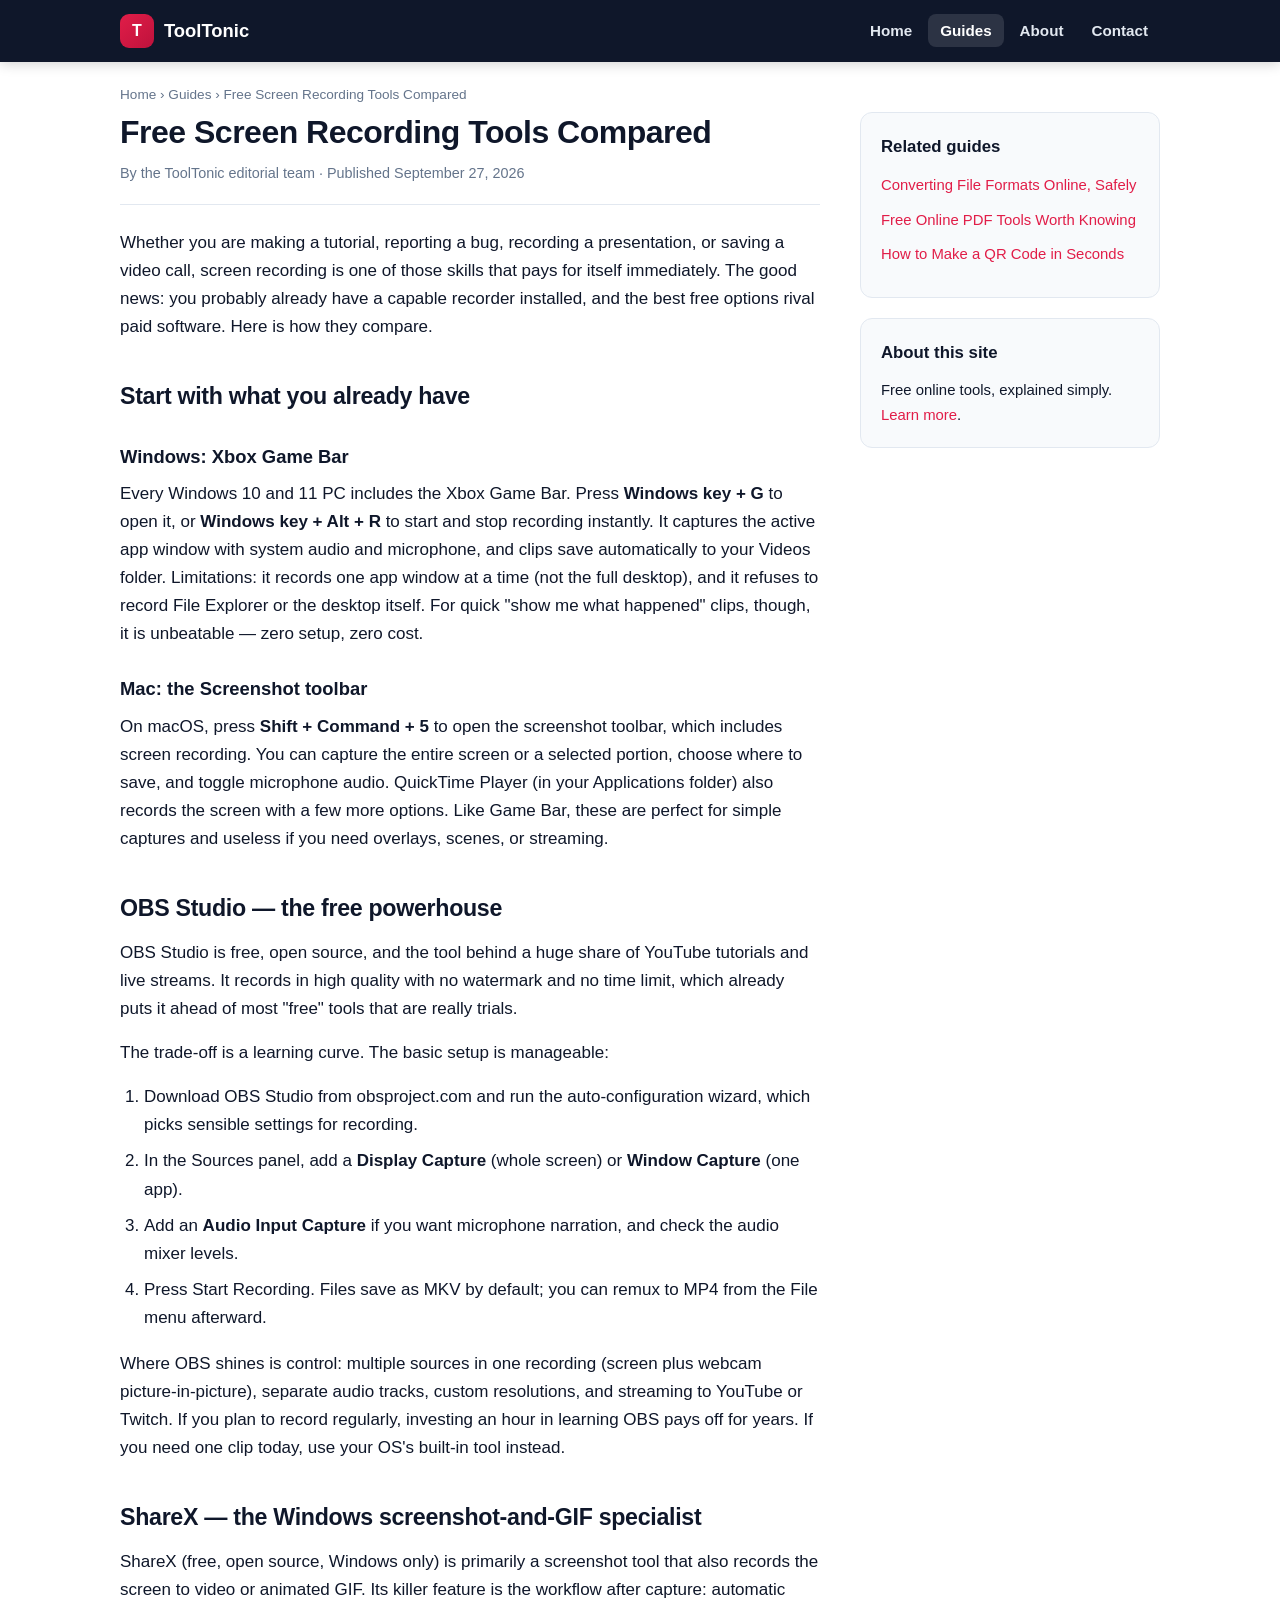
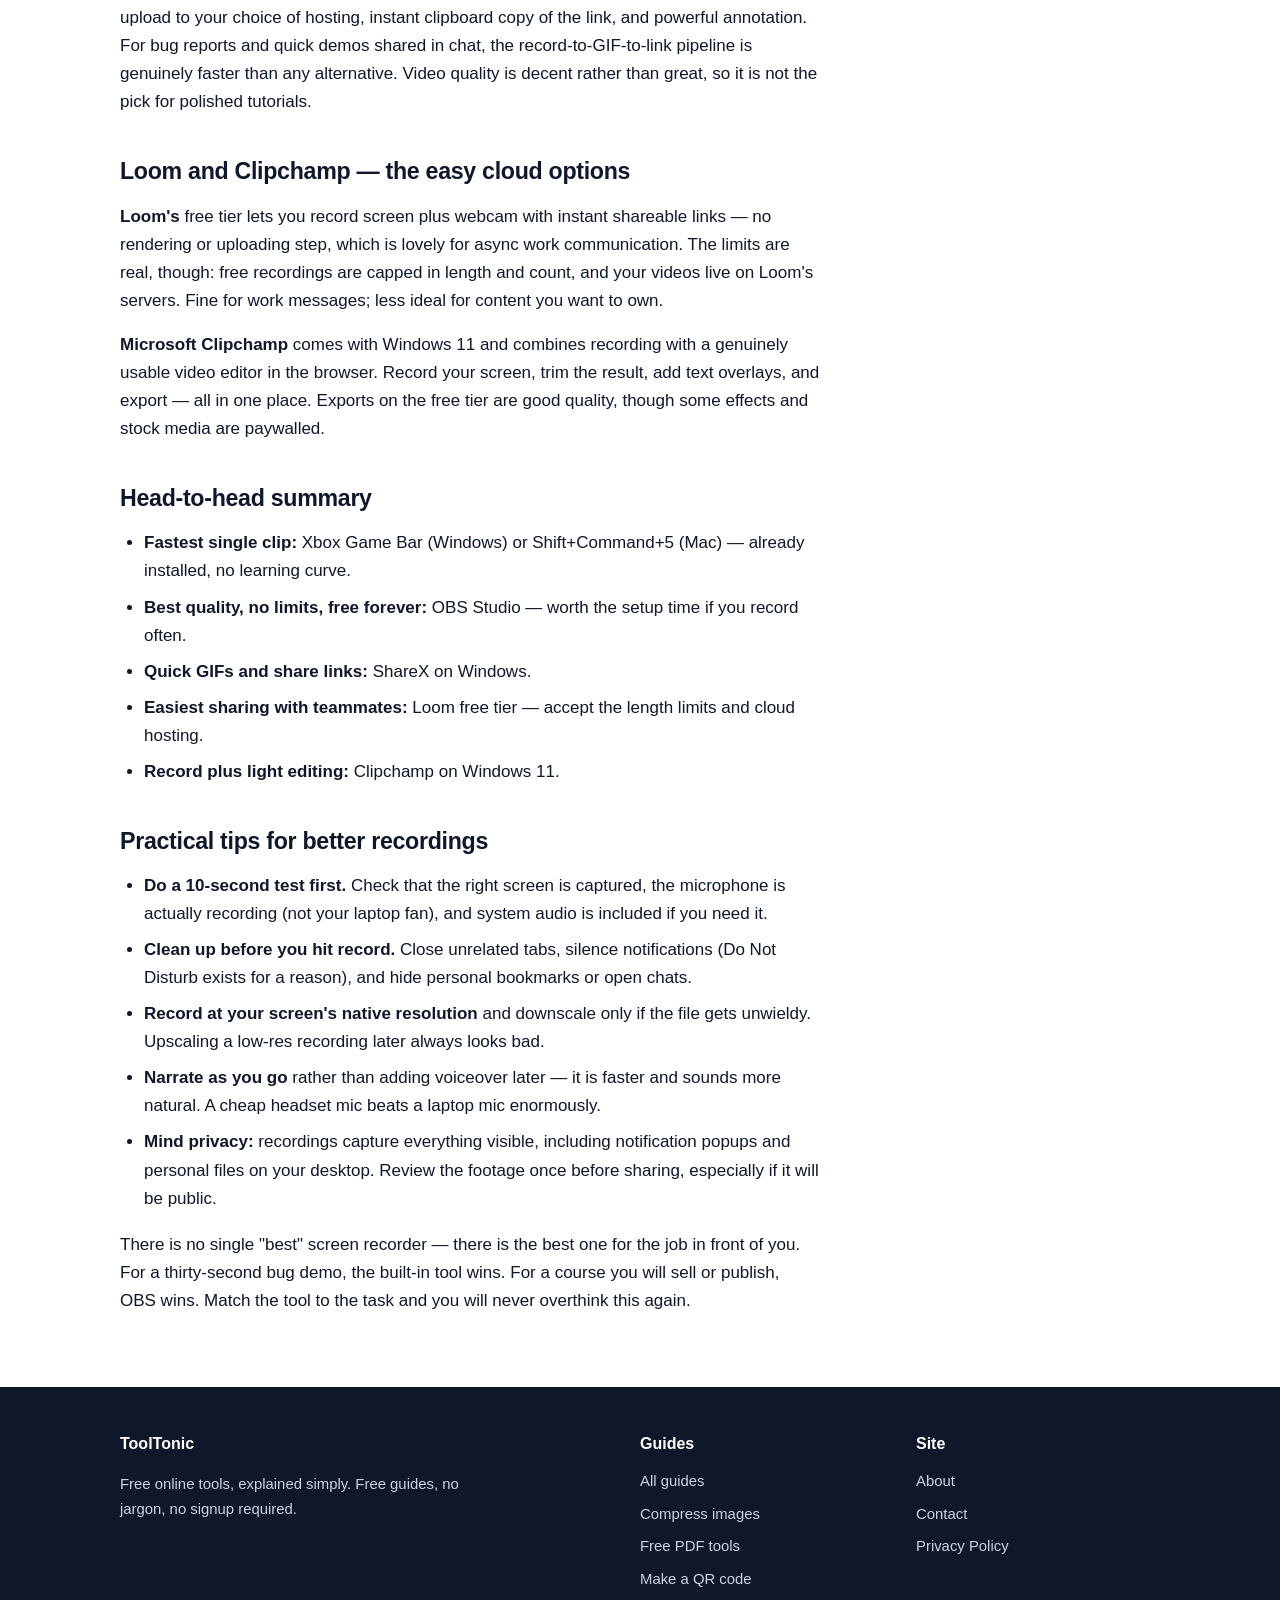
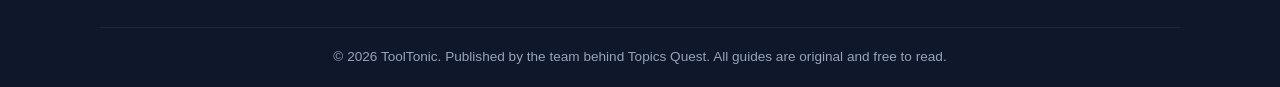
<file: guides/screen-recording-tools.html>
<!DOCTYPE html>
<html lang="en">
<head>
<meta charset="UTF-8">
<meta name="viewport" content="width=device-width, initial-scale=1.0">
<title>Free Screen Recording Tools Compared | ToolTonic</title>
<meta name="description" content="Compare free screen recording tools — OBS Studio, ShareX, Xbox Game Bar, Loom, and built-in OS options — with setup steps and honest trade-offs.">
<link rel="canonical" href="https://tooltonic.onrender.com/guides/screen-recording-tools.html">
<meta property="og:type" content="article">
<meta property="og:site_name" content="ToolTonic">
<meta property="og:title" content="Free Screen Recording Tools Compared | ToolTonic">
<meta property="og:description" content="Compare free screen recording tools — OBS Studio, ShareX, Xbox Game Bar, Loom, and built-in OS options — with setup steps and honest trade-offs.">
<meta property="og:url" content="https://tooltonic.onrender.com/guides/screen-recording-tools.html">
<meta name="twitter:card" content="summary">
<link rel="stylesheet" href="/assets/css/style.css">
<link rel="icon" href="data:image/svg+xml,<svg xmlns='http://www.w3.org/2000/svg' viewBox='0 0 100 100'><rect width='100' height='100' rx='22' fill='%23e11d48'/><text x='50' y='68' font-size='52' text-anchor='middle' fill='white' font-family='sans-serif' font-weight='bold'>T</text></svg>">
</head>
<body>
<header class="site-header">
  <div class="header-inner">
    <a class="brand" href="/"><span class="brand-mark">T</span>ToolTonic</a>
    <button class="nav-toggle" aria-label="Toggle navigation" onclick="document.getElementById('mainnav').classList.toggle('open')">☰ Menu</button>
    <nav class="main-nav" id="mainnav" aria-label="Main navigation"><ul><li><a href="/">Home</a></li><li><a href="/guides/" class="active">Guides</a></li><li><a href="/about.html">About</a></li><li><a href="/contact.html">Contact</a></li></ul></nav>
  </div>
</header>
<div class="container"><div class="breadcrumb"><a href="/">Home</a> &rsaquo; <a href="/guides/">Guides</a> &rsaquo; Free Screen Recording Tools Compared</div>
<div class="article-wrap"><article class="guide">
<h1>Free Screen Recording Tools Compared</h1>
<div class="byline">By the ToolTonic editorial team &middot; Published September 27, 2026</div>
<p>Whether you are making a tutorial, reporting a bug, recording a presentation, or saving a video call, screen recording is one of those skills that pays for itself immediately. The good news: you probably already have a capable recorder installed, and the best free options rival paid software. Here is how they compare.</p>
<h2>Start with what you already have</h2>
<h3>Windows: Xbox Game Bar</h3>
<p>Every Windows 10 and 11 PC includes the Xbox Game Bar. Press <strong>Windows key + G</strong> to open it, or <strong>Windows key + Alt + R</strong> to start and stop recording instantly. It captures the active app window with system audio and microphone, and clips save automatically to your Videos folder. Limitations: it records one app window at a time (not the full desktop), and it refuses to record File Explorer or the desktop itself. For quick "show me what happened" clips, though, it is unbeatable — zero setup, zero cost.</p>
<h3>Mac: the Screenshot toolbar</h3>
<p>On macOS, press <strong>Shift + Command + 5</strong> to open the screenshot toolbar, which includes screen recording. You can capture the entire screen or a selected portion, choose where to save, and toggle microphone audio. QuickTime Player (in your Applications folder) also records the screen with a few more options. Like Game Bar, these are perfect for simple captures and useless if you need overlays, scenes, or streaming.</p>
<h2>OBS Studio — the free powerhouse</h2>
<p>OBS Studio is free, open source, and the tool behind a huge share of YouTube tutorials and live streams. It records in high quality with no watermark and no time limit, which already puts it ahead of most "free" tools that are really trials.</p>
<p>The trade-off is a learning curve. The basic setup is manageable:</p>
<ol>
<li>Download OBS Studio from obsproject.com and run the auto-configuration wizard, which picks sensible settings for recording.</li>
<li>In the Sources panel, add a <strong>Display Capture</strong> (whole screen) or <strong>Window Capture</strong> (one app).</li>
<li>Add an <strong>Audio Input Capture</strong> if you want microphone narration, and check the audio mixer levels.</li>
<li>Press Start Recording. Files save as MKV by default; you can remux to MP4 from the File menu afterward.</li>
</ol>
<p>Where OBS shines is control: multiple sources in one recording (screen plus webcam picture-in-picture), separate audio tracks, custom resolutions, and streaming to YouTube or Twitch. If you plan to record regularly, investing an hour in learning OBS pays off for years. If you need one clip today, use your OS's built-in tool instead.</p>
<h2>ShareX — the Windows screenshot-and-GIF specialist</h2>
<p>ShareX (free, open source, Windows only) is primarily a screenshot tool that also records the screen to video or animated GIF. Its killer feature is the workflow after capture: automatic upload to your choice of hosting, instant clipboard copy of the link, and powerful annotation. For bug reports and quick demos shared in chat, the record-to-GIF-to-link pipeline is genuinely faster than any alternative. Video quality is decent rather than great, so it is not the pick for polished tutorials.</p>
<h2>Loom and Clipchamp — the easy cloud options</h2>
<p><strong>Loom's</strong> free tier lets you record screen plus webcam with instant shareable links — no rendering or uploading step, which is lovely for async work communication. The limits are real, though: free recordings are capped in length and count, and your videos live on Loom's servers. Fine for work messages; less ideal for content you want to own.</p>
<p><strong>Microsoft Clipchamp</strong> comes with Windows 11 and combines recording with a genuinely usable video editor in the browser. Record your screen, trim the result, add text overlays, and export — all in one place. Exports on the free tier are good quality, though some effects and stock media are paywalled.</p>
<h2>Head-to-head summary</h2>
<ul>
<li><strong>Fastest single clip:</strong> Xbox Game Bar (Windows) or Shift+Command+5 (Mac) — already installed, no learning curve.</li>
<li><strong>Best quality, no limits, free forever:</strong> OBS Studio — worth the setup time if you record often.</li>
<li><strong>Quick GIFs and share links:</strong> ShareX on Windows.</li>
<li><strong>Easiest sharing with teammates:</strong> Loom free tier — accept the length limits and cloud hosting.</li>
<li><strong>Record plus light editing:</strong> Clipchamp on Windows 11.</li>
</ul>
<h2>Practical tips for better recordings</h2>
<ul>
<li><strong>Do a 10-second test first.</strong> Check that the right screen is captured, the microphone is actually recording (not your laptop fan), and system audio is included if you need it.</li>
<li><strong>Clean up before you hit record.</strong> Close unrelated tabs, silence notifications (Do Not Disturb exists for a reason), and hide personal bookmarks or open chats.</li>
<li><strong>Record at your screen's native resolution</strong> and downscale only if the file gets unwieldy. Upscaling a low-res recording later always looks bad.</li>
<li><strong>Narrate as you go</strong> rather than adding voiceover later — it is faster and sounds more natural. A cheap headset mic beats a laptop mic enormously.</li>
<li><strong>Mind privacy:</strong> recordings capture everything visible, including notification popups and personal files on your desktop. Review the footage once before sharing, especially if it will be public.</li>
</ul>
<p>There is no single "best" screen recorder — there is the best one for the job in front of you. For a thirty-second bug demo, the built-in tool wins. For a course you will sell or publish, OBS wins. Match the tool to the task and you will never overthink this again.</p>
</article>
<aside class="sidebar"><div class="side-box"><h3>Related guides</h3><ul><li><a href="/guides/convert-file-formats-safely.html">Converting File Formats Online, Safely</a></li><li><a href="/guides/free-online-pdf-tools.html">Free Online PDF Tools Worth Knowing</a></li><li><a href="/guides/make-qr-code.html">How to Make a QR Code in Seconds</a></li></ul></div>
<div class="side-box"><h3>About this site</h3><p style="font-size:.93rem;margin:0;">Free online tools, explained simply. <a href="/about.html">Learn more</a>.</p></div></aside>
</div></div><footer class="site-footer">
  <div class="footer-inner">
    <div>
      <h4>ToolTonic</h4>
      <p style="font-size:.93rem;max-width:340px;">Free online tools, explained simply. Free guides, no jargon, no signup required.</p>
    </div>
    <div>
      <h4>Guides</h4>
      <ul>
        <li><a href="/guides/">All guides</a></li>
        <li><a href="/guides/compress-images-quality.html">Compress images</a></li>
        <li><a href="/guides/free-online-pdf-tools.html">Free PDF tools</a></li>
        <li><a href="/guides/make-qr-code.html">Make a QR code</a></li>
      </ul>
    </div>
    <div>
      <h4>Site</h4>
      <ul>
        <li><a href="/about.html">About</a></li>
        <li><a href="/contact.html">Contact</a></li>
        <li><a href="/privacy.html">Privacy Policy</a></li>
      </ul>
    </div>
  </div>
  <div class="footer-bottom">&copy; 2026 ToolTonic. Published by the team behind Topics Quest. All guides are original and free to read.</div>
</footer>
</body>
</html>
</file>
<file: assets/css/style.css>
/* ToolTonic — main stylesheet */
:root {
  --ink: #0f172a;
  --muted: #475569;
  --soft: #64748b;
  --line: #e2e8f0;
  --bg: #ffffff;
  --bg-soft: #f8fafc;
  --brand: #e11d48;
  --brand-dark: #be123c;
  --accent: #fb7185;
  --radius: 12px;
  --maxw: 1080px;
  --font: -apple-system, BlinkMacSystemFont, "Segoe UI", Roboto, Helvetica, Arial, sans-serif;
}
* { box-sizing: border-box; }
html { scroll-behavior: smooth; }
body {
  margin: 0;
  font-family: var(--font);
  color: var(--ink);
  background: var(--bg);
  line-height: 1.65;
  font-size: 17px;
}
img { max-width: 100%; height: auto; }
a { color: var(--brand); text-decoration: none; }
a:hover { text-decoration: underline; }
.container { max-width: var(--maxw); margin: 0 auto; padding: 0 20px; }

/* Header */
.site-header {
  background: var(--ink);
  color: #fff;
  position: sticky;
  top: 0;
  z-index: 50;
  box-shadow: 0 2px 12px rgba(0,0,0,.18);
}
.header-inner {
  display: flex;
  align-items: center;
  justify-content: space-between;
  gap: 16px;
  padding: 14px 20px;
  max-width: var(--maxw);
  margin: 0 auto;
}
.brand { display: flex; align-items: center; gap: 10px; color: #fff; font-weight: 800; font-size: 1.15rem; }
.brand:hover { text-decoration: none; }
.brand-mark {
  width: 34px; height: 34px; border-radius: 9px;
  background: linear-gradient(135deg, var(--brand), var(--brand-dark));
  display: inline-flex; align-items: center; justify-content: center;
  color: #fff; font-weight: 800; font-size: 1rem; flex: none;
}
.main-nav ul { list-style: none; margin: 0; padding: 0; display: flex; gap: 4px; }
.main-nav a {
  color: #e2e8f0; padding: 8px 12px; border-radius: 8px; font-size: .95rem; font-weight: 600;
}
.main-nav a:hover, .main-nav a.active { background: rgba(255,255,255,.12); color: #fff; text-decoration: none; }
.nav-toggle { display: none; background: none; border: 1px solid #475569; color: #fff; border-radius: 8px; padding: 8px 12px; font-size: 1rem; cursor: pointer; }

/* Hero */
.hero {
  background: linear-gradient(135deg, #0f172a 0%, #be123c 70%, #e11d48 100%);
  color: #fff;
  padding: 64px 0 56px;
}
.hero h1 { font-size: 2.4rem; line-height: 1.2; margin: 0 0 12px; letter-spacing: -0.5px; }
.hero p.lead { font-size: 1.15rem; color: #d7e3e0; max-width: 640px; margin: 0 0 24px; }
.btn {
  display: inline-block; background: var(--accent); color: #1c1005;
  font-weight: 700; padding: 12px 22px; border-radius: 10px; font-size: 1rem;
}
.btn:hover { background: #d97706; color: #fff; text-decoration: none; }
.btn-ghost {
  display: inline-block; border: 2px solid rgba(255,255,255,.5); color: #fff;
  font-weight: 700; padding: 10px 20px; border-radius: 10px; margin-left: 10px;
}
.btn-ghost:hover { border-color: #fff; text-decoration: none; }

/* Sections */
.section { padding: 48px 0; }
.section.alt { background: var(--bg-soft); }
.section h2 { font-size: 1.7rem; margin: 0 0 8px; letter-spacing: -0.3px; }
.section .sub { color: var(--muted); margin: 0 0 28px; max-width: 680px; }

/* Guide cards */
.grid { display: grid; grid-template-columns: repeat(auto-fill, minmax(300px, 1fr)); gap: 20px; }
.card {
  border: 1px solid var(--line); border-radius: var(--radius); background: #fff;
  padding: 22px; display: flex; flex-direction: column; transition: transform .15s ease, box-shadow .15s ease;
}
.card:hover { transform: translateY(-3px); box-shadow: 0 10px 28px rgba(15,23,42,.10); }
.card .kicker { font-size: .75rem; font-weight: 800; letter-spacing: 1.5px; text-transform: uppercase; color: var(--brand); margin-bottom: 8px; }
.card h3 { margin: 0 0 8px; font-size: 1.12rem; line-height: 1.4; }
.card h3 a { color: var(--ink); }
.card p { color: var(--muted); font-size: .95rem; margin: 0 0 14px; flex: 1; }
.card .read { font-weight: 700; font-size: .95rem; }

/* Article */
.breadcrumb { font-size: .85rem; color: var(--soft); margin: 22px 0 6px; }
.breadcrumb a { color: var(--soft); }
.article-wrap { display: grid; grid-template-columns: 1fr 300px; gap: 40px; align-items: start; }
article.guide h1 { font-size: 2rem; line-height: 1.25; letter-spacing: -0.5px; margin: 0 0 10px; }
.byline { color: var(--soft); font-size: .9rem; margin-bottom: 24px; border-bottom: 1px solid var(--line); padding-bottom: 18px; }
article.guide h2 { font-size: 1.45rem; margin: 36px 0 12px; letter-spacing: -0.3px; }
article.guide h3 { font-size: 1.15rem; margin: 26px 0 8px; }
article.guide p { margin: 0 0 16px; }
article.guide ul, article.guide ol { margin: 0 0 18px; padding-left: 24px; }
article.guide li { margin-bottom: 8px; }
article.guide table { width: 100%; border-collapse: collapse; margin: 0 0 20px; font-size: .95rem; }
article.guide th, article.guide td { border: 1px solid var(--line); padding: 10px 12px; text-align: left; }
article.guide th { background: var(--bg-soft); font-weight: 700; }
article.guide blockquote {
  border-left: 4px solid var(--accent); background: #fffbeb;
  margin: 0 0 18px; padding: 14px 18px; border-radius: 0 8px 8px 0; color: var(--ink);
}
.callout {
  background: #ecfdf5; border: 1px solid #a7f3d0; border-radius: var(--radius);
  padding: 18px 20px; margin: 0 0 20px; font-size: .97rem;
}
.callout strong { color: var(--brand-dark); }
.sidebar { position: sticky; top: 90px; }
.side-box { border: 1px solid var(--line); border-radius: var(--radius); padding: 20px; background: var(--bg-soft); margin-bottom: 20px; }
.side-box h3 { margin: 0 0 12px; font-size: 1.05rem; }
.side-box ul { list-style: none; margin: 0; padding: 0; }
.side-box li { margin-bottom: 10px; font-size: .93rem; }

/* Static pages */
.page h1 { font-size: 2rem; letter-spacing: -0.5px; margin: 28px 0 16px; }
.page h2 { font-size: 1.35rem; margin: 30px 0 10px; }
.page p, .page li { color: #1e293b; }
.page ul { padding-left: 24px; }

/* Footer */
.site-footer { background: var(--ink); color: #cbd5e1; margin-top: 56px; }
.footer-inner {
  max-width: var(--maxw); margin: 0 auto; padding: 44px 20px 28px;
  display: grid; grid-template-columns: 2fr 1fr 1fr; gap: 32px;
}
.site-footer h4 { color: #fff; margin: 0 0 12px; font-size: 1rem; }
.site-footer ul { list-style: none; margin: 0; padding: 0; }
.site-footer li { margin-bottom: 8px; font-size: .93rem; }
.site-footer a { color: #cbd5e1; }
.footer-bottom {
  border-top: 1px solid #1e293b; padding: 18px 20px; text-align: center;
  font-size: .85rem; color: #94a3b8; max-width: var(--maxw); margin: 0 auto;
}

/* Responsive */
@media (max-width: 900px) {
  .article-wrap { grid-template-columns: 1fr; }
  .sidebar { position: static; }
  .footer-inner { grid-template-columns: 1fr 1fr; }
}
@media (max-width: 640px) {
  body { font-size: 16px; }
  .hero { padding: 44px 0 40px; }
  .hero h1 { font-size: 1.8rem; }
  .nav-toggle { display: block; }
  .main-nav { display: none; width: 100%; }
  .main-nav.open { display: block; }
  .main-nav ul { flex-direction: column; gap: 2px; padding: 8px 0; }
  .header-inner { flex-wrap: wrap; }
  .footer-inner { grid-template-columns: 1fr; }
  article.guide h1 { font-size: 1.6rem; }
}
</file>
